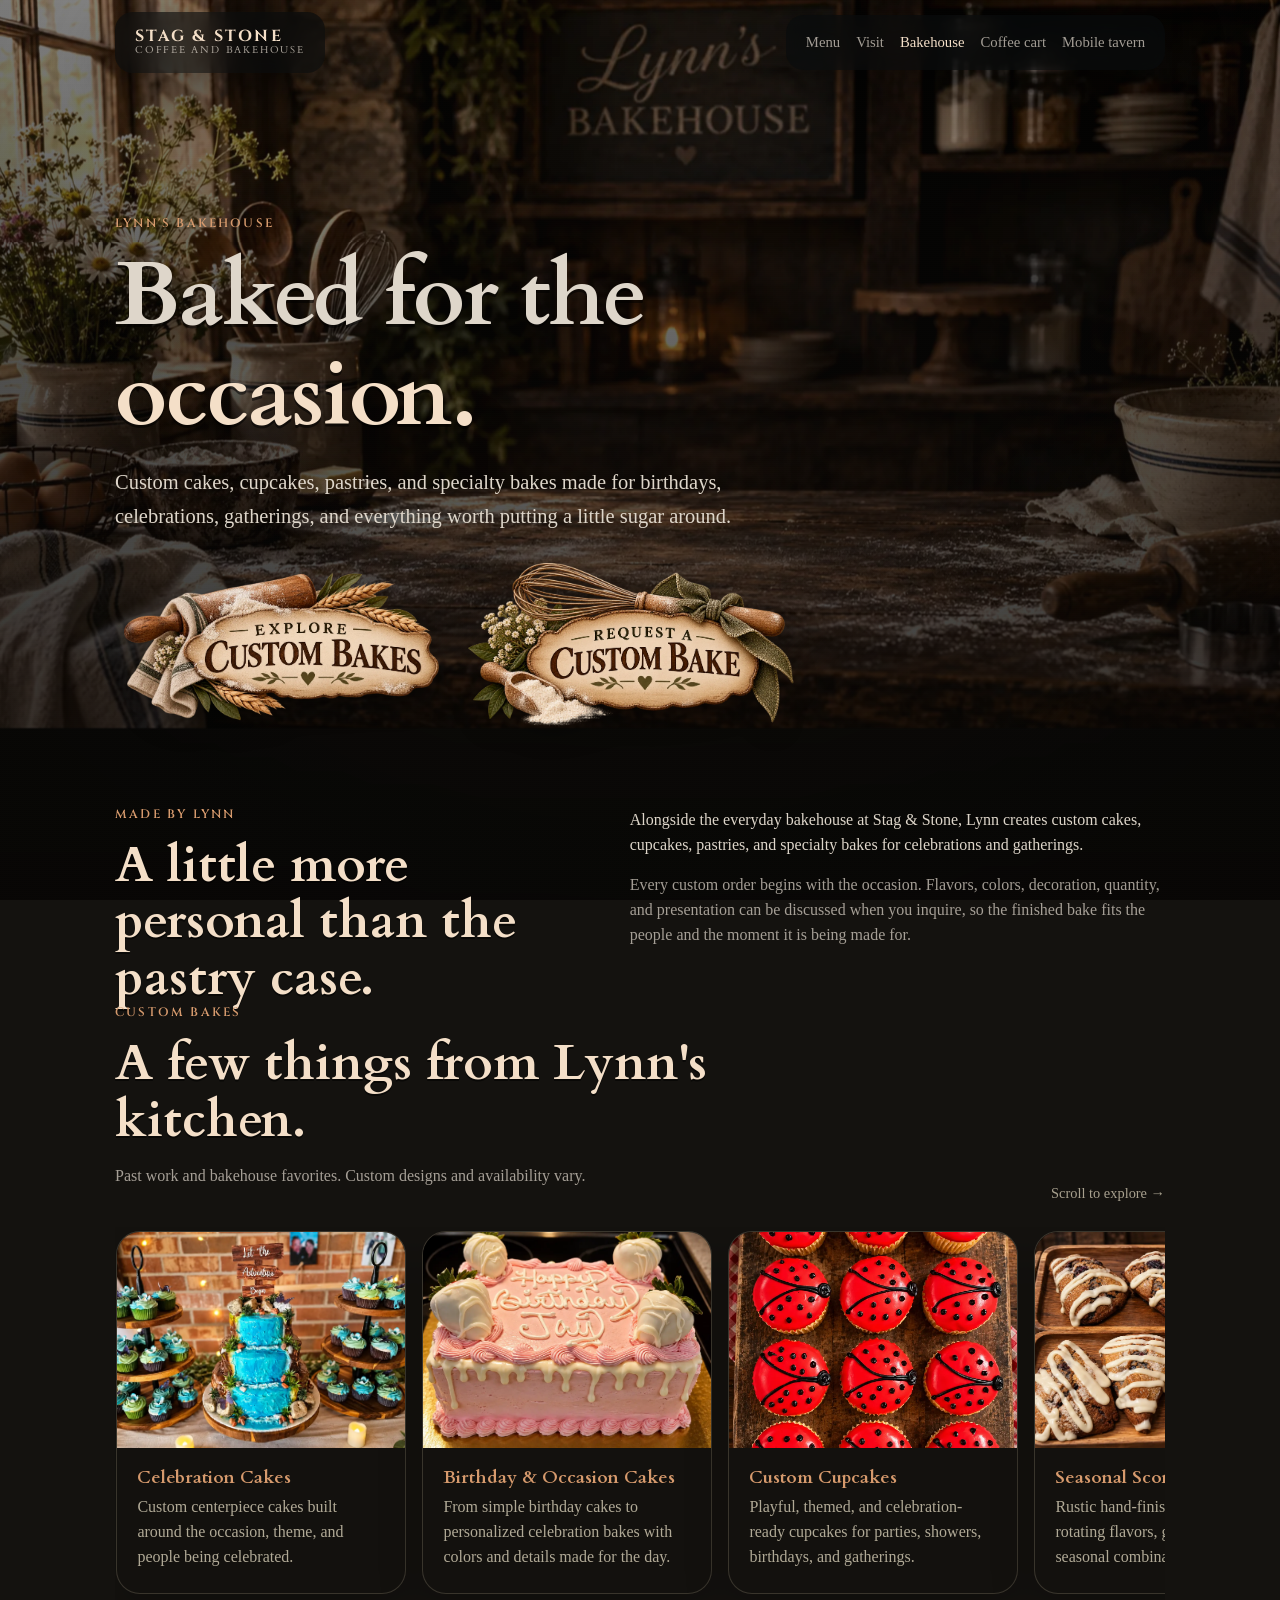
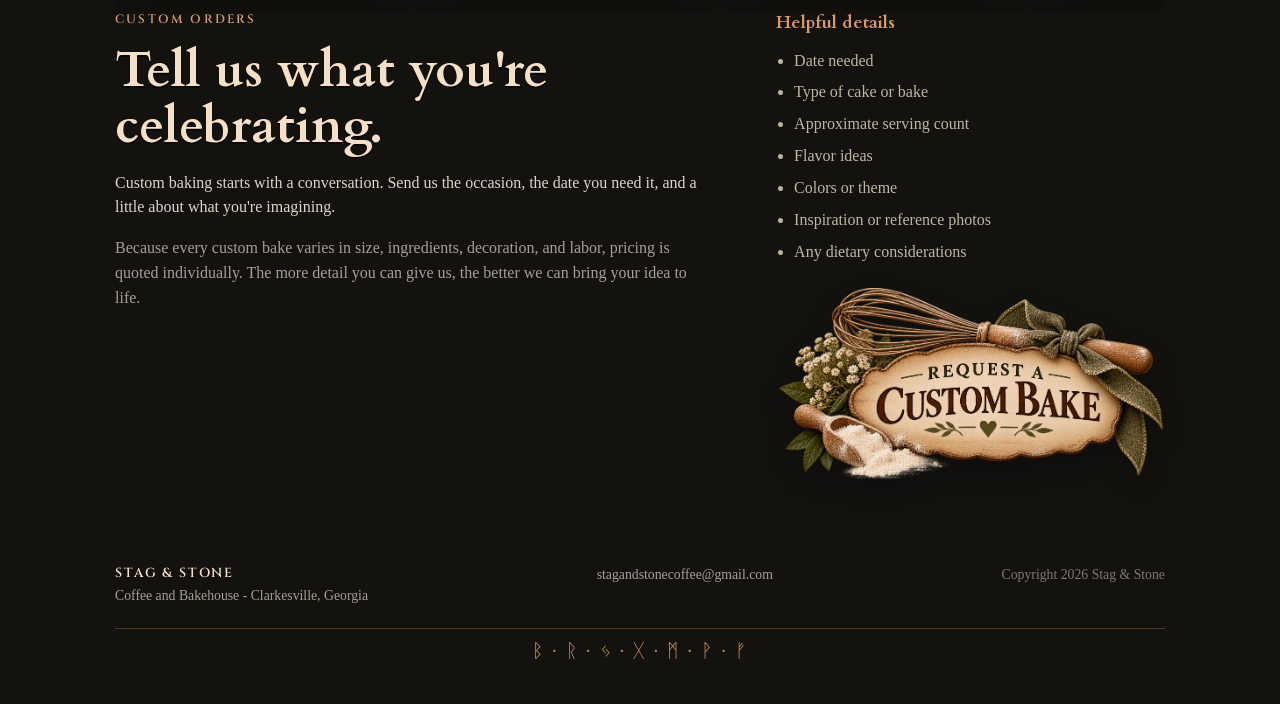
<file: bakehouse.html>
<!doctype html>
<html lang="en">
<head>
  <meta charset="utf-8" />

  <meta
    name="viewport"
    content="width=device-width, initial-scale=1, viewport-fit=cover"
  />

  <title>
    Lynn's Custom Bakes | Stag &amp; Stone Coffee and Bakehouse
  </title>

  <meta
    name="description"
    content="Explore custom cakes, cupcakes, scones, muffins, and specialty bakes from Lynn's Bakehouse at Stag & Stone Coffee and Bakehouse in Clarkesville, Georgia."
  />

  <meta name="theme-color" content="#14120f" />

  <link
    rel="canonical"
    href="https://stagandstonecoffee.com/bakehouse.html"
  />

  <link
    rel="icon"
    type="image/webp"
    href="stag-thumbs/favicon.webp"
  />

  <link
    rel="apple-touch-icon"
    href="stag-thumbs/icon-192.webp"
  />

  <link
    rel="manifest"
    href="manifest.webmanifest"
  />

  <link
    rel="preconnect"
    href="https://fonts.googleapis.com"
  />

  <link
    rel="preconnect"
    href="https://fonts.gstatic.com"
    crossorigin
  />

  <link
    href="https://fonts.googleapis.com/css2?family=Cinzel:wght@500;600;700&family=Cardo:wght@400;700&display=swap"
    rel="stylesheet"
  />

  <link
    rel="stylesheet"
    href="styles.css?v=7"
  />

  <style>

    /* =====================================================
       LYNN'S CUSTOM BAKES
       Page-specific styles
       ===================================================== */

    body.bakehouse-page {
      background: #14120f;
    }


    /* =====================================================
       DESKTOP HEADER — SPLIT PANELS
       ===================================================== */

    @media (min-width: 801px) {

      .bakehouse-page .site-header {
        padding: 0;

        background: transparent;

        backdrop-filter: none;
        -webkit-backdrop-filter: none;

        box-shadow: none;
      }


      .bakehouse-page .site-header .brand,
      .bakehouse-page .site-header .nav {
        min-height: 100%;

        padding:
          1rem
          1.25rem;

        border-radius:
          var(--radius);

        background:
          rgba(9, 12, 13, .64);

        backdrop-filter:
          blur(12px);

        -webkit-backdrop-filter:
          blur(12px);

        box-shadow:
          0 18px 60px
          rgba(0, 0, 0, .45);
      }


      .bakehouse-page .site-header .brand {
        flex: 0 0 auto;
      }


      .bakehouse-page .site-header .nav {
        align-items: center;

        margin-left: auto;
      }

    }


    /* =====================================================
       BACKGROUND
       ===================================================== */

    .bakehouse-page .page-bg {
      position: fixed;
      inset: 0;
      z-index: -3;

      background-image:
        url("assets/bakehouse-web-bg.webp");

      background-size: contain;
      background-position: center top;
      background-repeat: no-repeat;
    }


    .bakehouse-page .veil {
      position: fixed;
      inset: 0;
      z-index: -2;

      background:
        linear-gradient(
          180deg,
          rgba(10, 9, 7, .42) 0%,
          rgba(10, 9, 7, .62) 38%,
          rgba(10, 9, 7, .78) 100%
        );
    }


    /* =====================================================
       HERO
       ===================================================== */

    .bakehouse-hero {
      min-height: 78vh;

      display: flex;
      align-items: flex-end;

      padding-top: 9rem;
      padding-bottom: 5rem;
    }


    .bakehouse-hero-inner {
      width: min(760px, 100%);

      padding: clamp(1.5rem, 4vw, 3rem);

      border: 1px solid rgba(235, 222, 193, .22);
      border-radius: 28px;

      background:
        linear-gradient(
          145deg,
          rgba(21, 18, 14, .84),
          rgba(21, 18, 14, .62)
        );

      backdrop-filter: blur(8px);
      -webkit-backdrop-filter: blur(8px);

      box-shadow:
        0 24px 70px rgba(0, 0, 0, .28);
    }


    .bakehouse-hero h1 {
      margin:
        .4rem 0
        1.25rem;

      max-width: 700px;
    }


    .bakehouse-hero h1 em {
      display: block;
    }


    .bakehouse-hero-lede {
      max-width: 620px;

      margin: 0;

      font-size:
        clamp(1.08rem, 2vw, 1.28rem);

      line-height: 1.65;
    }


    /* =====================================================
       LYNN'S STICKER BUTTONS
       ===================================================== */

    .bakehouse-hero-actions {
      display: grid;

      grid-template-columns:
        repeat(2, minmax(0, 1fr));

      align-items: center;

      gap:
        clamp(.75rem, 2vw, 1.25rem);

      width: min(100%, 680px);

      margin-top: 1.8rem;
    }


    .bakehouse-sticker-button {
      display: flex;

      align-items: center;
      justify-content: center;

      width: 100%;

      padding: 0;
      margin: 0;

      border: 0;
      border-radius: 0;

      background: transparent;
      box-shadow: none;

      text-decoration: none;

      -webkit-tap-highlight-color:
        transparent;

      transition:
        transform .2s ease,
        filter .2s ease;
    }


    .bakehouse-sticker-button img {
      display: block;

      width: 100%;
      height: auto;

      object-fit: contain;

      filter:
        drop-shadow(
          0 10px 12px
          rgba(0, 0, 0, .28)
        );
    }


    .bakehouse-sticker-button:hover {
      transform:
        translateY(-3px)
        rotate(-.4deg);
    }


    .bakehouse-sticker-button:nth-child(2):hover {
      transform:
        translateY(-3px)
        rotate(.4deg);
    }


    .bakehouse-sticker-button:active {
      transform:
        translateY(0)
        scale(.975);
    }


    .bakehouse-sticker-button:focus-visible {
      outline:
        2px solid
        rgba(239, 220, 175, .9);

      outline-offset: 6px;

      border-radius: 12px;
    }


    .bakehouse-sticker-button-single {
      width: min(100%, 390px);

      margin-top: 1rem;
    }


    /* =====================================================
       INTRO
       ===================================================== */

    .custom-intro {
      display: grid;

      grid-template-columns:
        minmax(0, .9fr)
        minmax(0, 1.1fr);

      gap:
        clamp(2rem, 6vw, 6rem);

      align-items: start;
    }


    .custom-intro-copy {
      max-width: 680px;
    }


    .custom-intro-copy p:first-child {
      margin-top: 0;
    }


    /* =====================================================
       PORTFOLIO / CAROUSEL
       ===================================================== */

    .bakes-showcase {
      overflow: hidden;
    }


    .bakes-heading {
      display: flex;

      align-items: end;
      justify-content: space-between;

      gap: 2rem;

      margin-bottom: 1.4rem;
    }


    .bakes-heading-copy {
      max-width: 680px;
    }


    .bakes-heading-copy h2 {
      margin-bottom: .7rem;
    }


    .swipe-hint {
      margin: 0;

      color:
        rgba(239, 228, 204, .68);

      font-size: .9rem;

      white-space: nowrap;
    }

    .mobile-hint {
      display: none;
    }


    .bakes-track {
      display: grid;

      grid-auto-flow: column;

      grid-auto-columns:
        minmax(290px, 31%);

      gap: 1rem;

      overflow-x: auto;
      overflow-y: hidden;

      padding:
        .25rem
        .1rem
        1.2rem;

      scroll-snap-type:
        x mandatory;

      scrollbar-width: thin;

      overscroll-behavior-inline:
        contain;

      -webkit-overflow-scrolling:
        touch;
    }


    .bakes-track::-webkit-scrollbar {
      height: 7px;
    }


    .bakes-track::-webkit-scrollbar-thumb {
      border-radius: 999px;

      background:
        rgba(226, 210, 176, .28);
    }


    .bake-card {
      scroll-snap-align: start;

      overflow: hidden;

      border:
        1px solid
        rgba(231, 216, 183, .18);

      border-radius: 24px;

      background:
        rgba(20, 18, 15, .84);

      box-shadow:
        0 16px 44px
        rgba(0, 0, 0, .22);
    }


    .bake-card-image {
      position: relative;

      aspect-ratio: 4 / 3;

      overflow: hidden;
    }


    .bake-card-image img {
      display: block;

      width: 100%;
      height: 100%;

      object-fit: cover;

      transition:
        transform .45s ease;
    }


    .bake-card:hover
    .bake-card-image img {
      transform: scale(1.025);
    }


    .bake-card-copy {
      padding:
        1.25rem
        1.3rem
        1.45rem;
    }


    .bake-card-copy h3 {
      margin:
        0
        0
        .45rem;
    }


    .bake-card-copy p {
      margin: 0;

      color:
        rgba(239, 228, 204, .72);

      line-height: 1.55;
    }


    /* =====================================================
       CUSTOM ORDER
       ===================================================== */

    .custom-order {
      display: grid;

      grid-template-columns:
        minmax(0, 1.05fr)
        minmax(280px, .7fr);

      gap:
        clamp(2rem, 6vw, 6rem);

      align-items: start;
    }


    .custom-order-copy {
      max-width: 700px;
    }


    .custom-order-copy h2 {
      margin-bottom: 1rem;
    }


    .order-card {
      padding:
        clamp(1.5rem, 3vw, 2.2rem);

      border:
        1px solid
        rgba(231, 216, 183, .22);

      border-radius: 24px;

      background:
        rgba(18, 17, 14, .82);

      backdrop-filter: blur(7px);
      -webkit-backdrop-filter: blur(7px);
    }


    .order-card h3 {
      margin-top: 0;
    }


    .order-card ul {
      margin:
        1rem 0
        1.5rem;

      padding-left: 1.15rem;
    }


    .order-card li {
      margin-bottom: .55rem;

      color:
        rgba(239, 228, 204, .78);

      line-height: 1.45;
    }


    /* =====================================================
       TABLET
       ===================================================== */

    @media (max-width: 900px) {

      .custom-intro,
      .custom-order {
        grid-template-columns: 1fr;
      }


      .bakes-track {
        grid-auto-columns:
          minmax(280px, 46%);
      }

    }


    /* =====================================================
       MOBILE
       ===================================================== */

    @media (max-width: 540px) {

      .bakehouse-page .page-bg {
        background-image:
          url("assets/bakehouse-mobile-bg.webp");

        background-position:
          center top;
      }


      .bakehouse-page .veil {
        background:
          linear-gradient(
            180deg,
            rgba(10, 9, 7, .30) 0%,
            rgba(10, 9, 7, .62) 34%,
            rgba(10, 9, 7, .82) 100%
          );
      }


      /*
        Give Lynn's page a little more breathing room
        on narrow screens.
      */

      .bakehouse-page .section-shell {
        width:
          calc(100% - 2.5rem);

        margin-left: auto;
        margin-right: auto;
      }


      .bakehouse-hero {
        min-height:
          88svh;

        align-items:
          flex-end;

        padding-top:
          7rem;

        padding-bottom:
          2rem;
      }


      .bakehouse-hero-inner {
        padding:
          1.35rem;

        border-radius:
          22px;

        background:
          rgba(20, 18, 15, .74);
      }


      .bakehouse-hero-actions {
        grid-template-columns:
          1fr;

        width: 100%;

        gap: .15rem;

        margin-top: 1.25rem;
      }


      .bakehouse-sticker-button {
        width:
          min(100%, 300px);

        margin-inline: auto;
      }


      .bakehouse-sticker-button img {
        width: 100%;
      }


      .bakehouse-sticker-button-single {
        width:
          min(100%, 300px);
      }


      .custom-intro,
      .custom-order,
      .bakes-showcase {
        padding-left: .35rem;
        padding-right: .35rem;
      }


      .bakes-heading {
        display: block;
      }


      .swipe-hint {
        margin-top: .65rem;
      }

      .desktop-hint {
        display: none;
      }

      .mobile-hint {
        display: inline;
      }


      .bakes-track {
        grid-auto-columns:
          86%;

        gap: .8rem;

        margin-right:
          calc(
            -1 *
            var(--page-pad, 1rem)
          );

        padding-right: 14%;
      }


      .bake-card {
        border-radius: 20px;
      }


      .bake-card-copy {
        padding:
          1.05rem
          1.1rem
          1.25rem;
      }


      .order-card {
        border-radius: 20px;
      }


      .order-card
      .bakehouse-sticker-button-single {
        margin-left: auto;
        margin-right: auto;
      }

    }


    /* =====================================================
       REDUCED MOTION
       ===================================================== */

    @media (
      prefers-reduced-motion:
      reduce
    ) {

      .bake-card-image img,
      .bakehouse-sticker-button {
        transition: none;
      }

    }

  </style>

</head>


<body class="bakehouse-page">


  <!-- Background -->

  <div
    class="page-bg"
    aria-hidden="true"
  ></div>

  <div
    class="veil"
    aria-hidden="true"
  ></div>


  <!-- Floating dust -->

  <div
    class="dust"
    aria-hidden="true"
  >

    <span></span>
    <span></span>
    <span></span>
    <span></span>
    <span></span>
    <span></span>
    <span></span>
    <span></span>
    <span></span>
    <span></span>
    <span></span>
    <span></span>

  </div>


  <!-- =====================================================
       HEADER
       ===================================================== -->

  <header class="site-header">

    <a
      class="brand"
      href="index.html"
      aria-label="Stag and Stone home"
    >

      <span class="brand-name">
        Stag &amp; Stone
      </span>

      <span class="brand-sub">
        Coffee and Bakehouse
      </span>

    </a>


    <nav
      class="nav"
      aria-label="Primary navigation"
    >

      <a href="menu.html">
        Menu
      </a>

      <a href="index.html#visit">
        Visit
      </a>

      <a
        href="bakehouse.html"
        aria-current="page"
      >
        Bakehouse
      </a>

      <a href="coffee-cart.html">
        Coffee cart
      </a>

      <a href="mobile-tavern.html">
        Mobile tavern
      </a>

    </nav>

    <details class="mobile-site-nav">
      <summary aria-label="Toggle site navigation">
        <span class="mobile-nav-bars" aria-hidden="true">
          <span></span><span></span><span></span>
        </span>
      </summary>
      <nav class="mobile-site-nav-links" aria-label="Mobile navigation">
        <a href="menu.html">Menu</a>
        <a href="index.html#visit">Visit</a>
        <a href="bakehouse.html" aria-current="page">Bakehouse</a>
        <a href="coffee-cart.html">Coffee Cart</a>
        <a href="mobile-tavern.html">Mobile Tavern</a>
      </nav>
    </details>

  </header>


  <!-- =====================================================
       MAIN
       ===================================================== -->

  <main id="top">


    <!-- =====================================================
         HERO
         ===================================================== -->

    <section
      class="section-shell bakehouse-hero"
    >

      <div class="bakehouse-hero-inner">

        <p class="eyebrow">
          Lynn's Bakehouse
        </p>

        <h1>
          Baked for the
          <em>occasion.</em>
        </h1>

        <p class="bakehouse-hero-lede">
          Custom cakes, cupcakes, pastries, and
          specialty bakes made for birthdays,
          celebrations, gatherings, and everything
          worth putting a little sugar around.
        </p>


        <div class="bakehouse-hero-actions">

          <a
            class="bakehouse-sticker-button"
            href="#custom-bakes"
            aria-label="Explore custom bakes"
          >

            <img
              src="stag-buttons/explore-bakes.webp"
              alt="Explore custom bakes"
            />

          </a>


          <a
            class="bakehouse-sticker-button"
            href="#order"
            aria-label="Request a custom bake"
          >

            <img
              src="stag-buttons/request-bake.webp"
              alt="Request a custom bake"
            />

          </a>

        </div>

      </div>

    </section>


    <!-- =====================================================
         INTRO
         ===================================================== -->

    <section
      class="section-shell custom-intro"
    >

      <div class="section-heading">

        <p class="eyebrow">
          Made by Lynn
        </p>

        <h2>
          A little more personal than the pastry case.
        </h2>

      </div>


      <div class="custom-intro-copy">

        <p>
          Alongside the everyday bakehouse at
          Stag &amp; Stone, Lynn creates custom
          cakes, cupcakes, pastries, and specialty
          bakes for celebrations and gatherings.
        </p>

        <p class="muted">
          Every custom order begins with the occasion.
          Flavors, colors, decoration, quantity, and
          presentation can be discussed when you
          inquire, so the finished bake fits the
          people and the moment it is being made for.
        </p>

      </div>

    </section>


    <!-- =====================================================
         CUSTOM BAKES SHOWCASE
         ===================================================== -->

    <section
      class="section-shell bakes-showcase"
      id="custom-bakes"
    >

      <div class="bakes-heading">

        <div class="bakes-heading-copy">

          <p class="eyebrow">
            Custom bakes
          </p>

          <h2>
            A few things from Lynn's kitchen.
          </h2>

          <p class="muted">
            Past work and bakehouse favorites.
            Custom designs and availability vary.
          </p>

        </div>


        <p
          class="swipe-hint"
          aria-hidden="true"
        >
          <span class="desktop-hint">Scroll to explore →</span>
          <span class="mobile-hint">Swipe to explore →</span>
        </p>

      </div>


      <div
        class="bakes-track"
        aria-label="Lynn's custom bakes"
      >


        <!-- Waterfall cake -->

        <article class="bake-card">

          <div class="bake-card-image">

            <img
              src="stag-food/waterfall-cake.webp"
              alt="Custom waterfall celebration cake with matching cupcakes"
              loading="lazy"
            />

          </div>

          <div class="bake-card-copy">

            <h3>
              Celebration Cakes
            </h3>

            <p>
              Custom centerpiece cakes built around
              the occasion, theme, and people being
              celebrated.
            </p>

          </div>

        </article>


        <!-- Pink birthday cake -->

        <article class="bake-card">

          <div class="bake-card-image">

            <img
              src="stag-food/pink-cake.webp"
              alt="Pink custom birthday cake with white chocolate strawberries"
              loading="lazy"
            />

          </div>

          <div class="bake-card-copy">

            <h3>
              Birthday &amp; Occasion Cakes
            </h3>

            <p>
              From simple birthday cakes to
              personalized celebration bakes with
              colors and details made for the day.
            </p>

          </div>

        </article>


        <!-- Ladybug cupcakes -->

        <article class="bake-card">

          <div class="bake-card-image">

            <img
              src="stag-food/ladybug-cc.webp"
              alt="Custom red ladybug cupcakes"
              loading="lazy"
            />

          </div>

          <div class="bake-card-copy">

            <h3>
              Custom Cupcakes
            </h3>

            <p>
              Playful, themed, and celebration-ready
              cupcakes for parties, showers, birthdays,
              and gatherings.
            </p>

          </div>

        </article>


        <!-- Scones -->

        <article class="bake-card">

          <div class="bake-card-image">

            <img
              src="stag-food/Scones.webp"
              alt="Rustic glazed scones"
              loading="lazy"
            />

          </div>

          <div class="bake-card-copy">

            <h3>
              Seasonal Scones
            </h3>

            <p>
              Rustic hand-finished scones with
              rotating flavors, glazes, fruits,
              and seasonal combinations.
            </p>

          </div>

        </article>


        <!-- Lemon berry -->

        <article class="bake-card">

          <div class="bake-card-image">

            <img
              src="stag-food/lemon-berry.webp"
              alt="Glazed lemon berry scones"
              loading="lazy"
            />

          </div>

          <div class="bake-card-copy">

            <h3>
              Specialty Bakes
            </h3>

            <p>
              Small-batch flavors and seasonal
              creations that move beyond the
              everyday pastry case.
            </p>

          </div>

        </article>


        <!-- Blueberry muffins -->

        <article class="bake-card">

          <div class="bake-card-image">

            <img
              src="stag-food/bb-muffin.webp"
              alt="Rustic blueberry muffins"
              loading="lazy"
            />

          </div>

          <div class="bake-card-copy">

            <h3>
              Bakery Muffins
            </h3>

            <p>
              Generous bakery-style muffins for
              gatherings, breakfast tables, and
              special orders.
            </p>

          </div>

        </article>


      </div>

    </section>


    <!-- =====================================================
         CUSTOM ORDER
         ===================================================== -->

    <section
      class="section-shell custom-order"
      id="order"
    >

      <div class="custom-order-copy">

        <p class="eyebrow">
          Custom orders
        </p>

        <h2>
          Tell us what you're celebrating.
        </h2>

        <p>
          Custom baking starts with a conversation.
          Send us the occasion, the date you need it,
          and a little about what you're imagining.
        </p>

        <p class="muted">
          Because every custom bake varies in size,
          ingredients, decoration, and labor, pricing
          is quoted individually. The more detail you
          can give us, the better we can bring your
          idea to life.
        </p>

      </div>


      <aside class="order-card">

        <h3>
          Helpful details
        </h3>

        <ul>

          <li>
            Date needed
          </li>

          <li>
            Type of cake or bake
          </li>

          <li>
            Approximate serving count
          </li>

          <li>
            Flavor ideas
          </li>

          <li>
            Colors or theme
          </li>

          <li>
            Inspiration or reference photos
          </li>

          <li>
            Any dietary considerations
          </li>

        </ul>


        <a
          class="bakehouse-sticker-button bakehouse-sticker-button-single"
          href="mailto:stagandstonecoffee@gmail.com?subject=Lynn%27s%20Custom%20Bake%20Inquiry&amp;body=Hi%20Lynn%27s%20Bakehouse%2C%0A%0AI%27d%20like%20to%20ask%20about%20a%20custom%20bake.%0A%0ADate%20needed%3A%0AType%20of%20bake%3A%0AServing%20count%3A%0AFlavor%20ideas%3A%0AColors%20or%20theme%3A%0ADietary%20considerations%3A%0A%0AAnything%20else%3A"
          aria-label="Request a custom bake"
        >

          <img
            src="stag-buttons/request-bake.webp"
            alt="Request a custom bake"
            loading="lazy"
          />

        </a>

      </aside>

    </section>


  </main>


  <!-- =====================================================
       FOOTER
       ===================================================== -->

  <footer class="site-footer">

    <div>

      <span class="footer-brand">
        STAG &amp; STONE
      </span>

      <span class="footer-sub">
        Coffee and Bakehouse - Clarkesville, Georgia
      </span>

    </div>


    <a
      href="mailto:stagandstonecoffee@gmail.com"
    >
      stagandstonecoffee@gmail.com
    </a>


    <span class="copyright">
      Copyright
      <span id="year"></span>
      Stag &amp; Stone
    </span>

  </footer>


  <!-- =====================================================
       JS
       ===================================================== -->

  <script>

    document.getElementById(
      "year"
    ).textContent =
      new Date().getFullYear();

  </script>


  <script src="site-refresh.js?v=20261031-hearth2"></script>
</body>
</html>
</file>
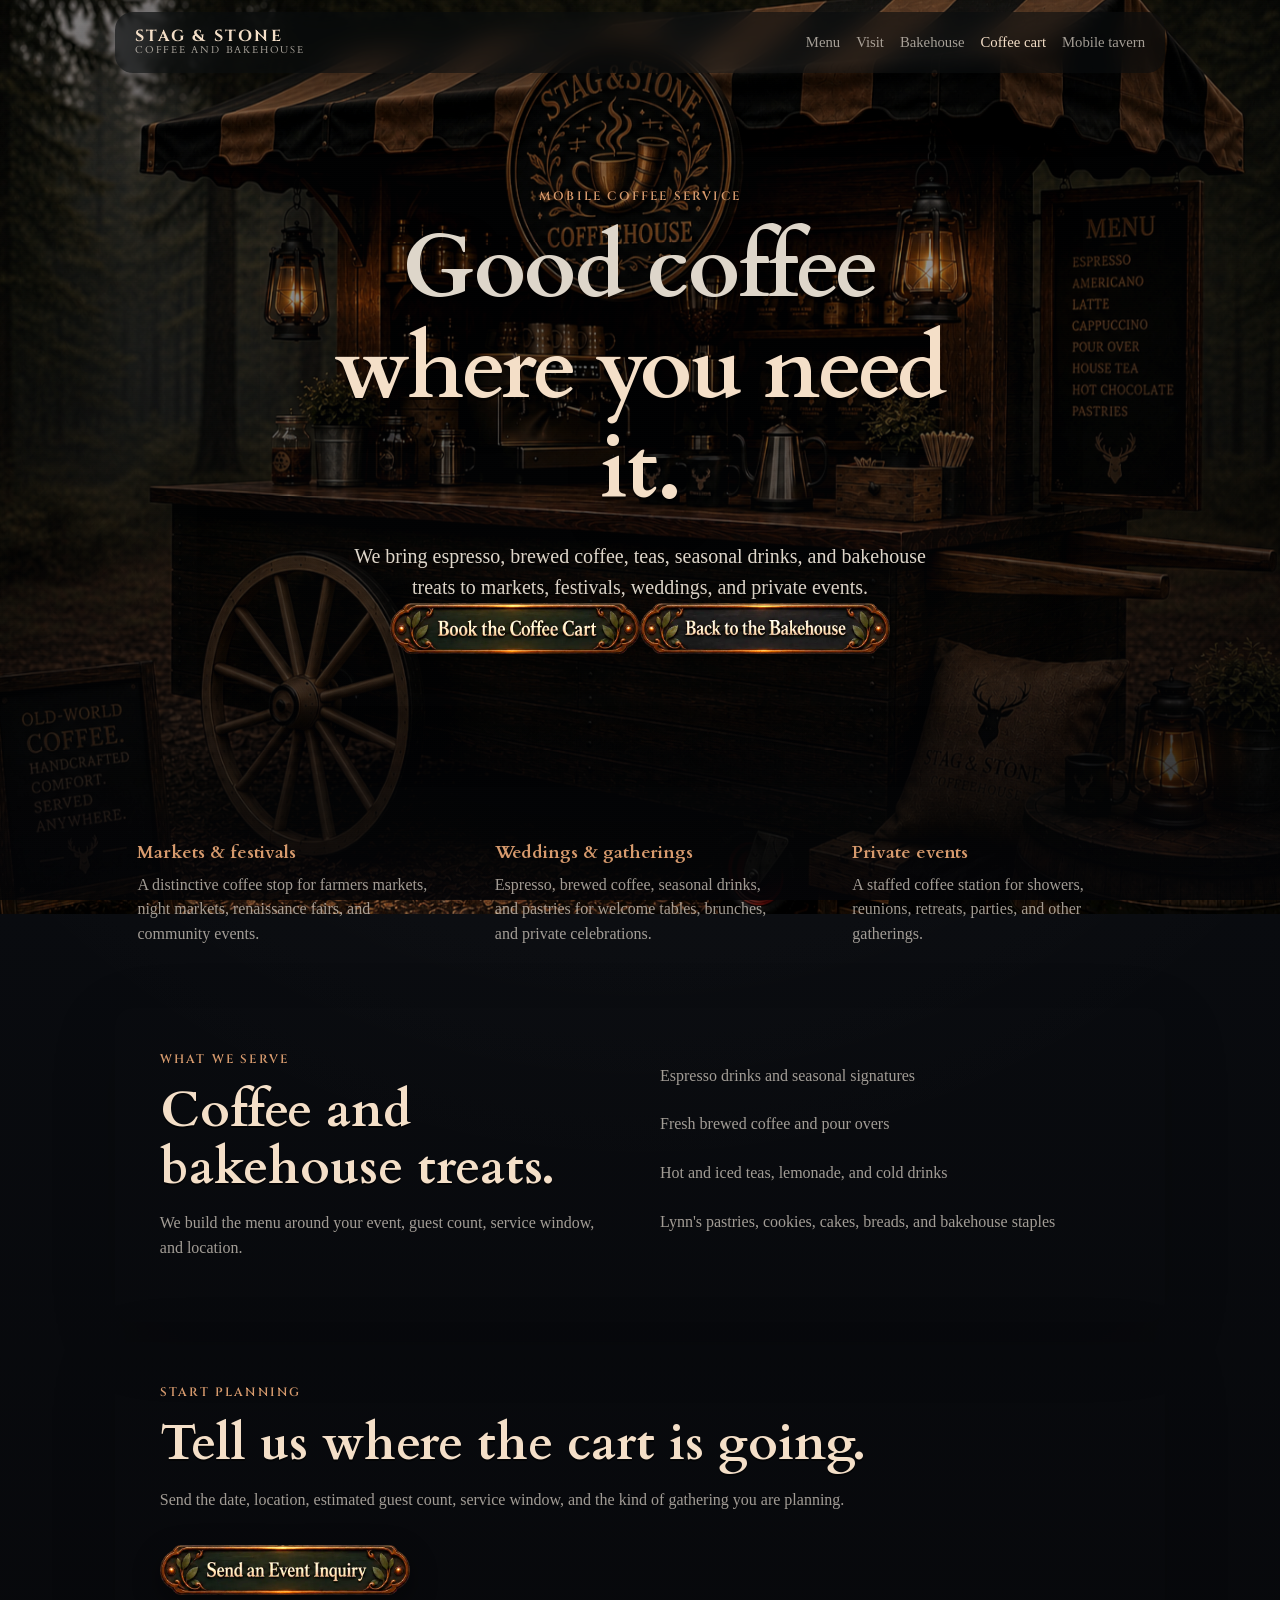
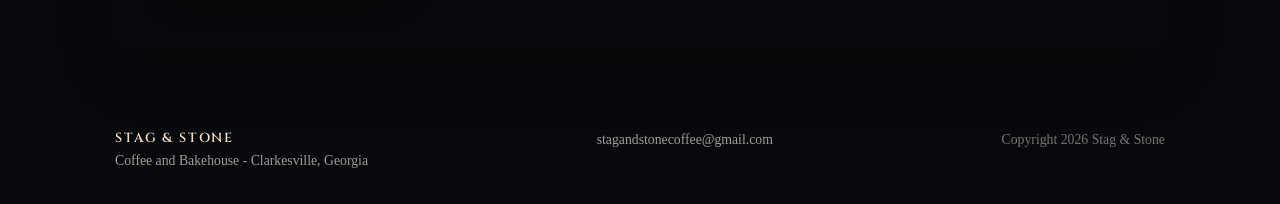
<file: coffee-cart.html>
<!doctype html>
<html lang="en">
<head>
  <meta charset="utf-8" />
  <meta name="viewport" content="width=device-width, initial-scale=1, viewport-fit=cover" />
  <title>Coffee Cart Events | Stag &amp; Stone</title>
  <meta name="description" content="Bring Stag & Stone Coffee and Bakehouse to markets, festivals, weddings, and private gatherings with our mobile coffee cart." />
  <meta name="theme-color" content="#14120f" />
  <link rel="canonical" href="https://stagandstonecoffee.com/coffee-cart.html" />
  <link rel="icon" type="image/webp" href="stag-thumbs/favicon.webp" />
  <link rel="apple-touch-icon" href="stag-thumbs/icon-192.webp" />
  <link rel="manifest" href="manifest.webmanifest" />
  <link rel="stylesheet" href="styles.css?v=9" />
  <link rel="preconnect" href="https://fonts.googleapis.com" />
  <link rel="preconnect" href="https://fonts.gstatic.com" crossorigin />
  <link href="https://fonts.googleapis.com/css2?family=Cinzel:wght@500;600;700&family=Cardo:wght@400;700&display=swap" rel="stylesheet" />
</head>
<body class="service-page cart-page">
  <!-- Responsive, on-demand WebP: preserve original PNGs as browser fallbacks. -->
  <div class="page-bg" aria-hidden="true">
    <picture class="cart-background-picture">
      <source
        media="(max-width: 700px)"
        srcset="https://wsrv.nl/?url=stagandstonecoffee.com%2Fassets%2Fcoffee-mobile-bg.png&amp;w=1200&amp;output=webp&amp;q=78&amp;we&amp;default=1"
        type="image/webp"
      />
      <img
        src="https://wsrv.nl/?url=stagandstonecoffee.com%2Fassets%2Fcoffee-bg.png&amp;w=1800&amp;output=webp&amp;q=78&amp;we&amp;default=1"
        alt=""
        decoding="async"
        fetchpriority="high"
        referrerpolicy="no-referrer"
        onerror="this.onerror=null; this.parentElement.querySelectorAll('source').forEach(source => source.remove()); this.src=window.matchMedia('(max-width: 700px)').matches ? 'assets/coffee-mobile-bg.png' : 'assets/coffee-bg.png';"
      />
    </picture>
  </div>
  <noscript>
    <style>
      .cart-page .page-bg .cart-background-picture { display: none; }
      .cart-page .page-bg { background-image: url("assets/coffee-bg.png") !important; }
      @media (max-width: 700px) {
        .cart-page .page-bg { background-image: url("assets/coffee-mobile-bg.png") !important; }
      }
    </style>
  </noscript>
  <div class="veil" aria-hidden="true"></div>
  <div class="dust" aria-hidden="true">
    <span></span><span></span><span></span><span></span>
    <span></span><span></span><span></span><span></span>
    <span></span><span></span><span></span><span></span>
  </div>
  <header class="site-header">
    <a class="brand" href="index.html" aria-label="Stag and Stone home"><span class="brand-name">Stag &amp; Stone</span><span class="brand-sub">Coffee and Bakehouse</span></a>
    <nav class="nav" aria-label="Primary navigation"><a href="menu.html">Menu</a><a href="index.html#visit">Visit</a><a href="bakehouse.html">Bakehouse</a><a href="coffee-cart.html" aria-current="page">Coffee cart</a><a href="mobile-tavern.html">Mobile tavern</a></nav>

    <details class="mobile-site-nav">
      <summary aria-label="Toggle site navigation">
        <span class="mobile-nav-bars" aria-hidden="true">
          <span></span><span></span><span></span>
        </span>
      </summary>
      <nav class="mobile-site-nav-links" aria-label="Mobile navigation">
        <a href="menu.html">Menu</a>
        <a href="index.html#visit">Visit</a>
        <a href="bakehouse.html">Bakehouse</a>
        <a href="coffee-cart.html" aria-current="page">Coffee Cart</a>
        <a href="mobile-tavern.html">Mobile Tavern</a>
      </nav>
    </details>
  </header>
  <main>
    <section class="section-shell service-hero">
      <div class="service-hero-copy">
        <p class="eyebrow">Mobile coffee service</p><h1>Good coffee<br /><em>where you need it.</em></h1><p class="hero-lede">We bring espresso, brewed coffee, teas, seasonal drinks, and bakehouse treats to markets, festivals, weddings, and private events.</p>
        <div class="hero-actions"><a class="image-button" href="mailto:stagandstonecoffee@gmail.com?subject=Stag%20%26%20Stone%20Coffee%20Cart%20Inquiry"><img src="stag-buttons/book-coffee-cart.webp" alt="Book the coffee cart" /></a><a class="image-button" href="index.html"><img src="stag-buttons/back-to-bakehouse.webp" alt="Back to the bakehouse" /></a></div>
      </div>
    </section>
    <section class="section-shell service-grid" aria-label="Coffee cart services"><article class="service-card"><h3>Markets &amp; festivals</h3><p>A distinctive coffee stop for farmers markets, night markets, renaissance fairs, and community events.</p></article><article class="service-card"><h3>Weddings &amp; gatherings</h3><p>Espresso, brewed coffee, seasonal drinks, and pastries for welcome tables, brunches, and private celebrations.</p></article><article class="service-card"><h3>Private events</h3><p>A staffed coffee station for showers, reunions, retreats, parties, and other gatherings.</p></article></section>
    <section class="section-shell service-section"><div class="service-columns"><div><p class="eyebrow">What we serve</p><h2>Coffee and bakehouse treats.</h2><p class="muted">We build the menu around your event, guest count, service window, and location.</p></div><ul class="service-list"><li>Espresso drinks and seasonal signatures</li><li>Fresh brewed coffee and pour overs</li><li>Hot and iced teas, lemonade, and cold drinks</li><li>Lynn's pastries, cookies, cakes, breads, and bakehouse staples</li></ul></div></section>
    <section class="section-shell service-section"><p class="eyebrow">Start planning</p><h2>Tell us where the cart is going.</h2><p class="muted">Send the date, location, estimated guest count, service window, and the kind of gathering you are planning.</p><a class="image-button image-button-inline" href="mailto:stagandstonecoffee@gmail.com?subject=Stag%20%26%20Stone%20Coffee%20Cart%20Inquiry"><img src="stag-buttons/send-event-inquiry.webp" alt="Send an event inquiry" /></a></section>
  </main>
  <footer class="site-footer"><div><span class="footer-brand">STAG &amp; STONE</span><span class="footer-sub">Coffee and Bakehouse - Clarkesville, Georgia</span></div><a href="mailto:stagandstonecoffee@gmail.com">stagandstonecoffee@gmail.com</a><span class="copyright">Copyright <span id="year"></span> Stag &amp; Stone</span></footer>
  <script>document.getElementById('year').textContent = new Date().getFullYear();</script>
  <script src="site-refresh.js?v=3"></script>
</body>
</html>
</file>
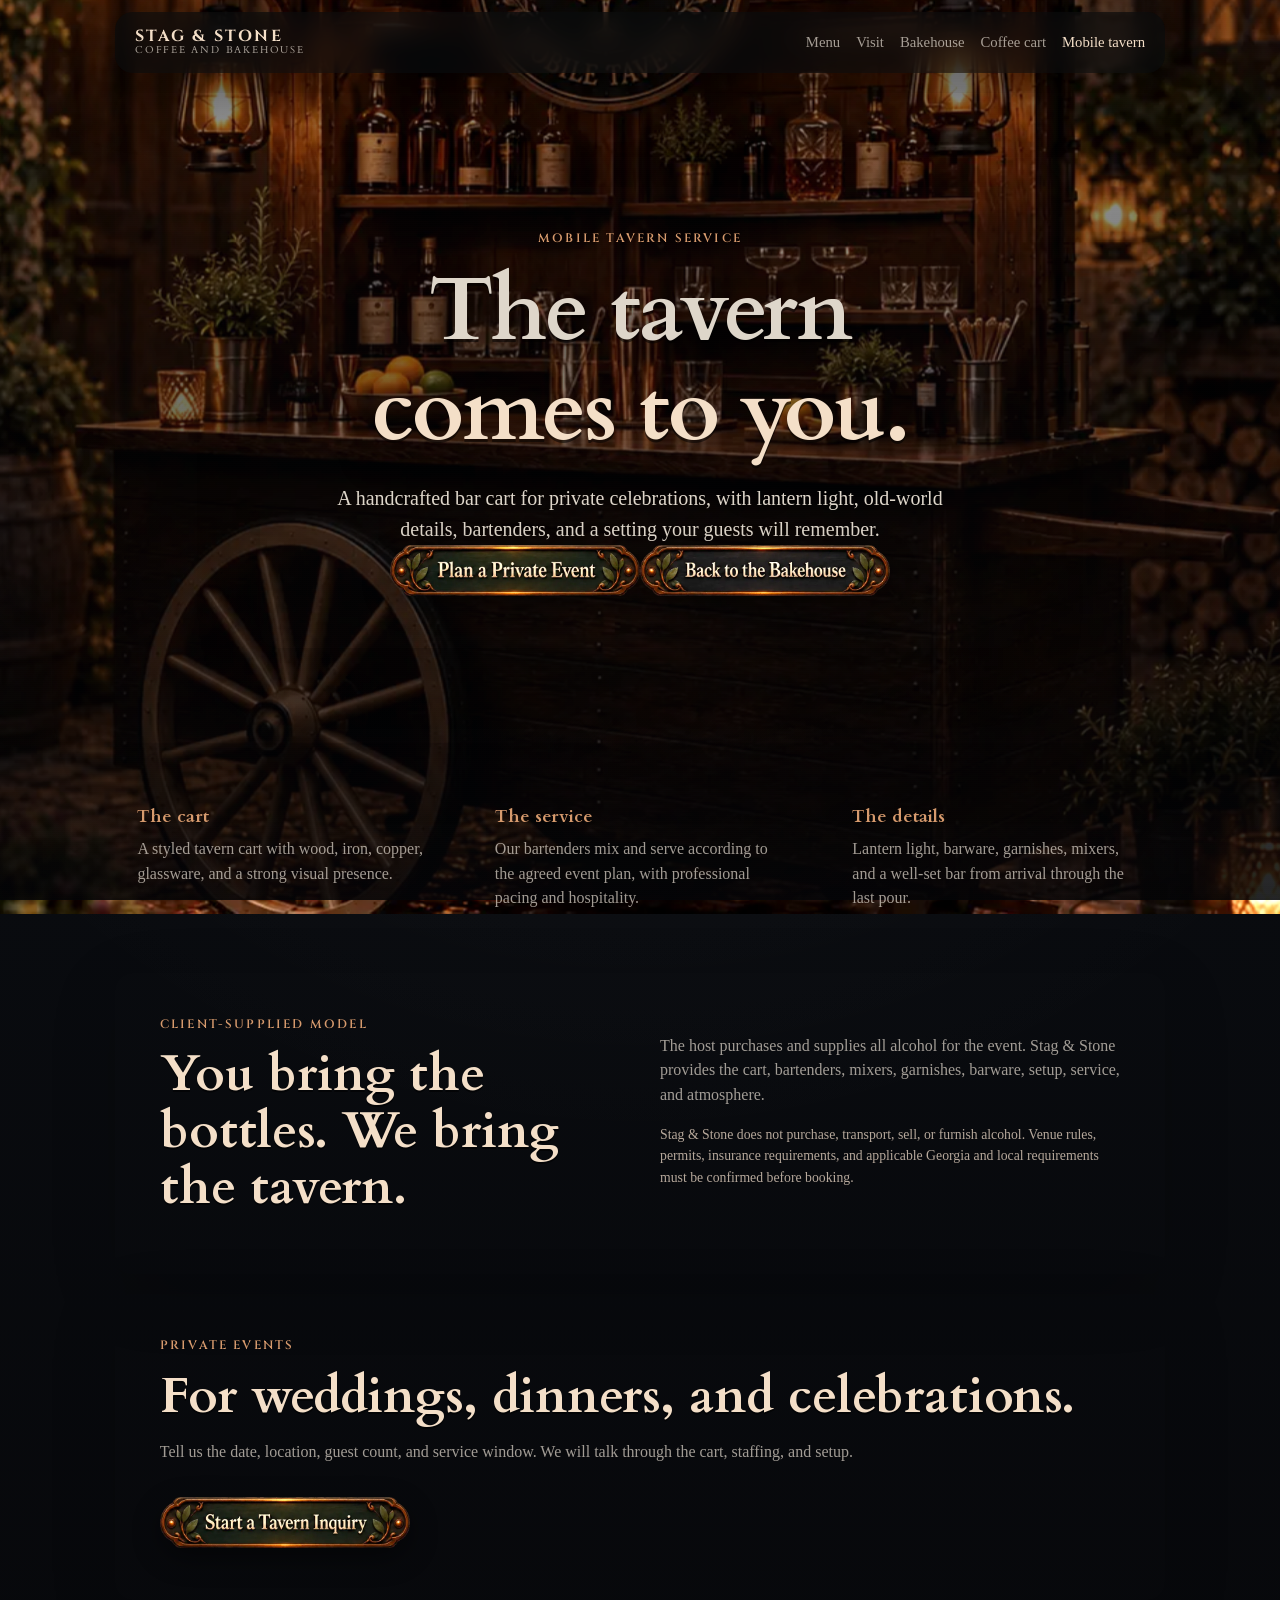
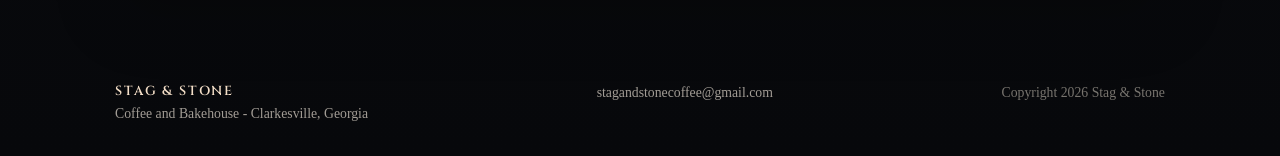
<file: mobile-tavern.html>
<!doctype html>
<html lang="en">
<head>
  <meta charset="utf-8" />
  <meta name="viewport" content="width=device-width, initial-scale=1, viewport-fit=cover" />
  <title>Mobile Tavern Events | Stag &amp; Stone</title>
  <meta name="description" content="A client-supplied mobile tavern experience from Stag & Stone: cart, barware, mixers, garnishes, bartenders, and old-world atmosphere for private events." />
  <meta name="theme-color" content="#14120f" />
  <link rel="canonical" href="https://stagandstonecoffee.com/mobile-tavern.html" />
  <link rel="icon" type="image/webp" href="stag-thumbs/favicon.webp" />
  <link rel="apple-touch-icon" href="stag-thumbs/icon-192.webp" />
  <link rel="manifest" href="manifest.webmanifest" />
  <link rel="stylesheet" href="styles.css?v=7" />
  <link rel="preconnect" href="https://fonts.googleapis.com" />
  <link rel="preconnect" href="https://fonts.gstatic.com" crossorigin />
  <link href="https://fonts.googleapis.com/css2?family=Cinzel:wght@500;600;700&family=Cardo:wght@400;700&display=swap" rel="stylesheet" />
</head>
<body class="service-page tavern-page">
  <div class="page-bg" aria-hidden="true"></div>
  <div class="veil" aria-hidden="true"></div>
  <div class="dust" aria-hidden="true">
    <span></span><span></span><span></span><span></span>
    <span></span><span></span><span></span><span></span>
    <span></span><span></span><span></span><span></span>
  </div>
  <header class="site-header">
    <a class="brand" href="index.html" aria-label="Stag and Stone home"><span class="brand-name">Stag &amp; Stone</span><span class="brand-sub">Coffee and Bakehouse</span></a>
    <nav class="nav" aria-label="Primary navigation"><a href="menu.html">Menu</a><a href="index.html#visit">Visit</a><a href="bakehouse.html">Bakehouse</a><a href="coffee-cart.html">Coffee cart</a><a href="mobile-tavern.html" aria-current="page">Mobile tavern</a></nav>

    <details class="mobile-site-nav">
      <summary aria-label="Toggle site navigation">
        <span class="mobile-nav-bars" aria-hidden="true">
          <span></span><span></span><span></span>
        </span>
      </summary>
      <nav class="mobile-site-nav-links" aria-label="Mobile navigation">
        <a href="menu.html">Menu</a>
        <a href="index.html#visit">Visit</a>
        <a href="bakehouse.html">Bakehouse</a>
        <a href="coffee-cart.html">Coffee Cart</a>
        <a href="mobile-tavern.html" aria-current="page">Mobile Tavern</a>
      </nav>
    </details>
  </header>
  <main>
    <section class="tavern-stage">
      <div class="section-shell service-hero-copy">
        <p class="eyebrow">Mobile tavern service</p><h1>The tavern<br /><em>comes to you.</em></h1><p class="hero-lede">A handcrafted bar cart for private celebrations, with lantern light, old-world details, bartenders, and a setting your guests will remember.</p>
        <div class="hero-actions"><a class="image-button" href="mailto:stagandstonecoffee@gmail.com?subject=Stag%20%26%20Stone%20Mobile%20Tavern%20Inquiry"><img src="stag-buttons/plan-private-event.webp" alt="Plan a private event" /></a><a class="image-button" href="index.html"><img src="stag-buttons/back-to-bakehouse.webp" alt="Back to the bakehouse" /></a></div>
      </div>
    </section>
    <section class="section-shell service-grid" aria-label="Mobile tavern services"><article class="service-card"><h3>The cart</h3><p>A styled tavern cart with wood, iron, copper, glassware, and a strong visual presence.</p></article><article class="service-card"><h3>The service</h3><p>Our bartenders mix and serve according to the agreed event plan, with professional pacing and hospitality.</p></article><article class="service-card"><h3>The details</h3><p>Lantern light, barware, garnishes, mixers, and a well-set bar from arrival through the last pour.</p></article></section>
    <section class="section-shell service-section"><div class="service-columns"><div><p class="eyebrow">Client-supplied model</p><h2>You bring the bottles. We bring the tavern.</h2></div><div><p class="muted">The host purchases and supplies all alcohol for the event. Stag &amp; Stone provides the cart, bartenders, mixers, garnishes, barware, setup, service, and atmosphere.</p><p class="fine-print">Stag &amp; Stone does not purchase, transport, sell, or furnish alcohol. Venue rules, permits, insurance requirements, and applicable Georgia and local requirements must be confirmed before booking.</p></div></div></section>
    <section class="section-shell service-section"><p class="eyebrow">Private events</p><h2>For weddings, dinners, and celebrations.</h2><p class="muted">Tell us the date, location, guest count, and service window. We will talk through the cart, staffing, and setup.</p><a class="image-button image-button-inline" href="mailto:stagandstonecoffee@gmail.com?subject=Stag%20%26%20Stone%20Mobile%20Tavern%20Inquiry"><img src="stag-buttons/start-tavern-inquiry.webp" alt="Start a tavern inquiry" /></a></section>
  </main>
  <footer class="site-footer"><div><span class="footer-brand">STAG &amp; STONE</span><span class="footer-sub">Coffee and Bakehouse - Clarkesville, Georgia</span></div><a href="mailto:stagandstonecoffee@gmail.com">stagandstonecoffee@gmail.com</a><span class="copyright">Copyright <span id="year"></span> Stag &amp; Stone</span></footer>
  <script>document.getElementById('year').textContent = new Date().getFullYear();</script>
  <script src="site-refresh.js?v=3"></script>
</body>
</html>
</file>
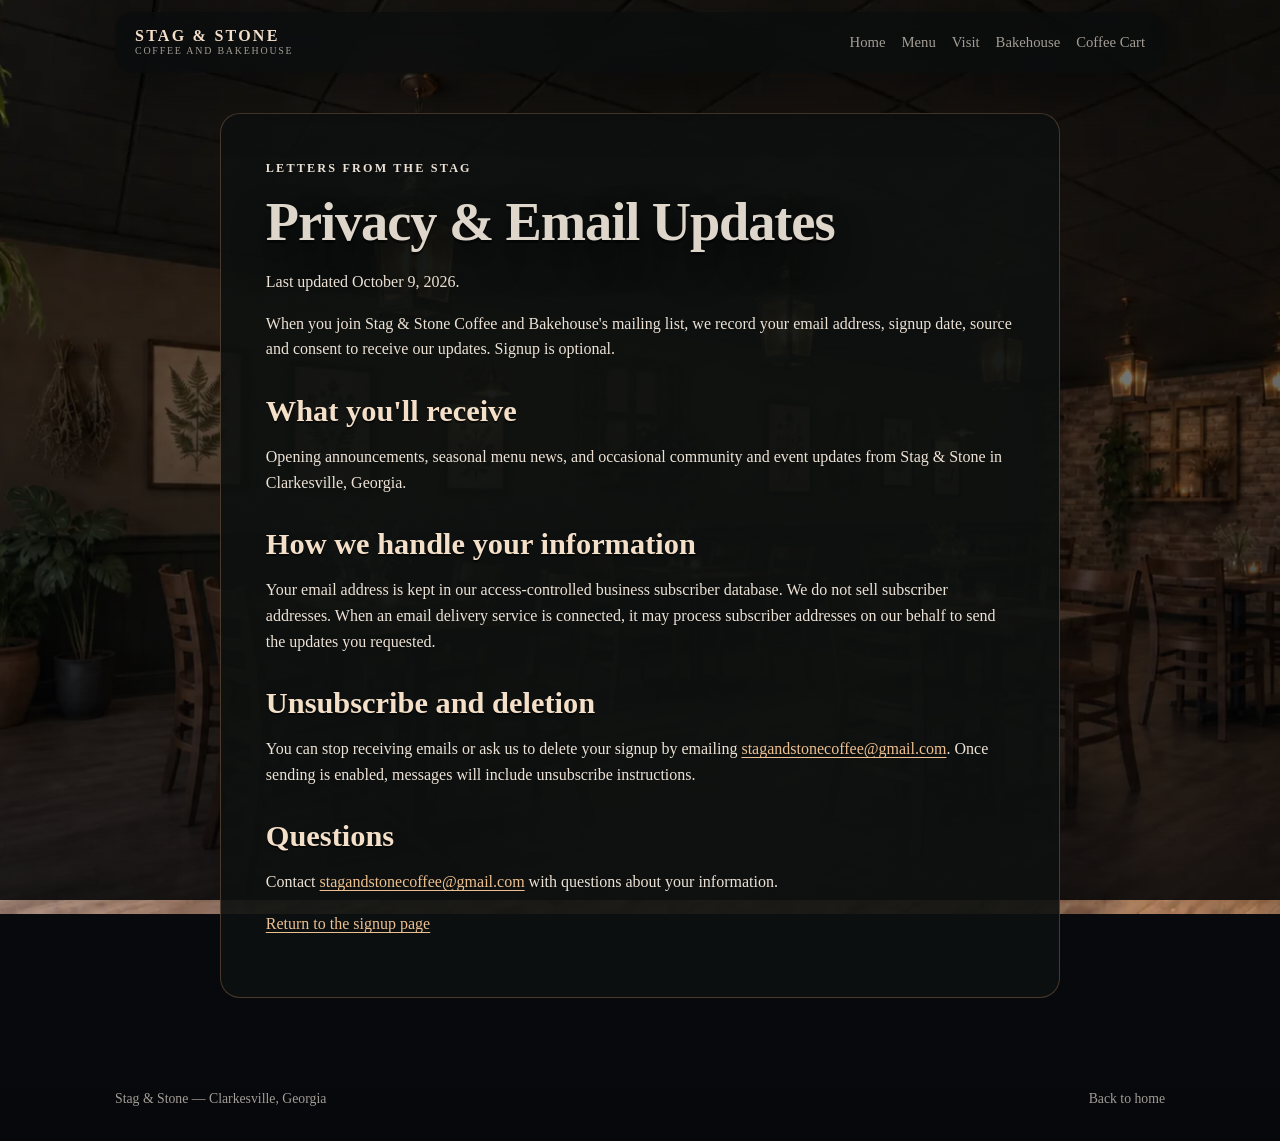
<file: privacy.html>
<!doctype html>
<html lang="en">
<head>
<meta charset="utf-8">
<meta name="viewport" content="width=device-width,initial-scale=1,viewport-fit=cover">
<title>Privacy &amp; Email Updates | Stag &amp; Stone</title>
<meta name="description" content="Email signup, privacy and unsubscribe information for Stag & Stone Coffee and Bakehouse.">
<link rel="canonical" href="https://stagandstonecoffee.com/privacy.html">
<link rel="icon" type="image/webp" href="stag-thumbs/favicon.webp">
<link rel="stylesheet" href="styles.css?v=9">
<link rel="stylesheet" href="newsletter.css?v=1">
</head>
<body>
<div class="page-bg" aria-hidden="true"></div>
<div class="veil" aria-hidden="true"></div>
<header class="site-header">
<a class="brand" href="index.html"><span class="brand-name">Stag &amp; Stone</span><span class="brand-sub">Coffee and Bakehouse</span></a>
<nav class="nav" aria-label="Primary navigation">
<a href="index.html">Home</a><a href="menu.html">Menu</a><a href="index.html#visit">Visit</a>
<a href="bakehouse.html">Bakehouse</a><a href="coffee-cart.html">Coffee Cart</a>
</nav>
<details class="mobile-site-nav">
  <summary aria-label="Toggle site navigation"><span class="mobile-nav-bars" aria-hidden="true"><span></span><span></span><span></span></span></summary>
  <nav class="mobile-site-nav-links" aria-label="Mobile navigation">
    <a href="index.html">Home</a><a href="menu.html">Menu</a><a href="index.html#visit">Visit</a>
    <a href="bakehouse.html">Bakehouse</a><a href="coffee-cart.html">Coffee Cart</a><a href="mobile-tavern.html">Mobile Tavern</a>
  </nav>
</details>
</header>
<main class="privacy-panel section-shell">
<p class="eyebrow">Letters from the Stag</p>
<h1>Privacy &amp; Email Updates</h1>
<p>Last updated October 9, 2026.</p>
<p>When you join Stag &amp; Stone Coffee and Bakehouse's mailing list, we record your email address, signup date, source and consent to receive our updates. Signup is optional.</p>
<h2>What you'll receive</h2>
<p>Opening announcements, seasonal menu news, and occasional community and event updates from Stag &amp; Stone in Clarkesville, Georgia.</p>
<h2>How we handle your information</h2>
<p>Your email address is kept in our access-controlled business subscriber database. We do not sell subscriber addresses. When an email delivery service is connected, it may process subscriber addresses on our behalf to send the updates you requested.</p>
<h2>Unsubscribe and deletion</h2>
<p>You can stop receiving emails or ask us to delete your signup by emailing <a href="mailto:stagandstonecoffee@gmail.com?subject=Unsubscribe%20from%20Stag%20and%20Stone">stagandstonecoffee@gmail.com</a>. Once sending is enabled, messages will include unsubscribe instructions.</p>
<h2>Questions</h2>
<p>Contact <a href="mailto:stagandstonecoffee@gmail.com">stagandstonecoffee@gmail.com</a> with questions about your information.</p>
<p><a href="index.html#newsletter">Return to the signup page</a></p>
</main>
<footer class="site-footer"><span>Stag &amp; Stone — Clarkesville, Georgia</span><a href="index.html">Back to home</a></footer>
<script src="site-refresh.js?v=3"></script>
</body></html>
</file>
<file: styles.css>
:root {
  --ink: #ded6ca;
  --muted: rgba(222, 214, 202, .72);
  --copper-light: #f4dfc8;
  --copper: #d69a6d;
  --copper-dark: #89442f;
  --bg: #07080b;
  --panel: rgba(6, 8, 10, .67);
  --line: rgba(230, 191, 154, .22);
  --max: 1050px;
  --radius: 18px;
}

* {
  box-sizing: border-box;
}

html {
  scroll-behavior: smooth;
}

body {
  min-width: 320px;
  margin: 0;
  overflow-x: hidden;
  color: var(--ink);
  background:
    radial-gradient(
      120% 90% at 50% 12%,
      rgba(255,255,255,.05),
      transparent 60%
    ),
    linear-gradient(
      180deg,
      #0b0e13,
      var(--bg)
    );
  font-family: ui-serif, Georgia, "Times New Roman", serif;
  line-height: 1.55;
}

body::before {
  content: "";
  position: fixed;
  inset: 0;
  z-index: -1;
  pointer-events: none;
  opacity: .13;
  background:
    repeating-linear-gradient(
      0deg,
      rgba(255,255,255,.03) 0 1px,
      rgba(0,0,0,.03) 1px 2px
    ),
    repeating-linear-gradient(
      90deg,
      rgba(255,255,255,.02) 0 1px,
      rgba(0,0,0,.02) 1px 3px
    );
}


/* =========================================================
   PAGE BACKGROUNDS
   ========================================================= */

.page-bg {
  position: fixed;
  inset: 0;
  z-index: -4;
  background:
    url("assets/inside-web-bg.webp")
    center / cover no-repeat;
  filter:
    brightness(1.16)
    saturate(.92)
    contrast(1.02);
  transform: scale(1.03);
}

.cart-page .page-bg {
  background-image: none;
  background-color: #141412;
  overflow: hidden;
}
.cart-page .cart-background-picture,
.cart-page .cart-background-picture img {
  display: block;
  width: 100%;
  height: 100%;
}
.cart-page .cart-background-picture img {
  object-fit: cover;
  object-position: center;
}

.tavern-page .page-bg {
  background-image: url("assets/mobile-tavern-bg.webp");
}

.veil {
  position: fixed;
  inset: 0;
  z-index: -3;
  background:
    linear-gradient(
      180deg,
      rgba(3,4,5,.34),
      rgba(5,6,8,.62) 78%,
      rgba(7,8,11,.82) 100%
    );
}

.veil::after {
  content: "";
  position: absolute;
  inset: 0;
  background:
    radial-gradient(
      circle at 50% 15%,
      transparent 0 32%,
      rgba(0,0,0,.30) 84%
    );
}


/* =========================================================
   DUST
   ========================================================= */

.dust {
  position: fixed;
  inset: 0;
  z-index: 8;
  pointer-events: none;
  overflow: hidden;
}

.dust span {
  position: absolute;
  border-radius: 50%;
  opacity: 0;
  animation:
    dustFloat 24s linear infinite,
    dustColor 6s ease-in-out infinite;
  will-change: transform, opacity, background;
}

.dust span:nth-child(1) {
  top: 12%;
  left: 18%;
  --i: 1;
}

.dust span:nth-child(2) {
  top: 28%;
  left: 72%;
  --i: 2;
}

.dust span:nth-child(3) {
  top: 46%;
  left: 35%;
  --i: 3;
}

.dust span:nth-child(4) {
  top: 60%;
  left: 10%;
  --i: 4;
}

.dust span:nth-child(5) {
  top: 70%;
  left: 55%;
  --i: 5;
}

.dust span:nth-child(6) {
  top: 18%;
  left: 50%;
  --i: 6;
}

.dust span:nth-child(7) {
  top: 40%;
  left: 82%;
  --i: 7;
}

.dust span:nth-child(8) {
  top: 78%;
  left: 28%;
  --i: 8;
}

.dust span:nth-child(9) {
  top: 32%;
  left: 5%;
  --i: 9;
}

.dust span:nth-child(10) {
  top: 84%;
  left: 68%;
  --i: 10;
}

.dust span:nth-child(11) {
  top: 8%;
  left: 40%;
  --i: 11;
}

.dust span:nth-child(12) {
  top: 52%;
  left: 92%;
  --i: 12;
}

.dust span:nth-child(1),
.dust span:nth-child(4),
.dust span:nth-child(9) {
  width: 2px;
  height: 2px;
  background: rgba(255,255,255,.6);
  box-shadow: 0 0 4px rgba(255,255,255,.45);
  filter: blur(.6px);
  animation-duration: 28s, 8s;
  animation-delay:
    calc(-1s * var(--i)),
    calc(-1s * var(--i));
}

.dust span:nth-child(2),
.dust span:nth-child(5),
.dust span:nth-child(7),
.dust span:nth-child(10) {
  width: 3px;
  height: 3px;
  background: rgba(245,225,185,.8);
  box-shadow: 0 0 6px rgba(245,225,185,.55);
  animation-duration: 24s, 6s;
  animation-delay:
    calc(-1.5s * var(--i)),
    calc(-1s * var(--i));
}

.dust span:nth-child(3),
.dust span:nth-child(6),
.dust span:nth-child(8),
.dust span:nth-child(11),
.dust span:nth-child(12) {
  width: 5px;
  height: 5px;
  background: rgba(250,235,200,.9);
  box-shadow:
    0 0 10px rgba(250,235,200,.85),
    0 0 18px rgba(0,0,0,.6);
  filter: blur(0);
  animation-duration: 20s, 6s;
  animation-delay:
    calc(-2s * var(--i)),
    calc(-1s * var(--i));
}

@keyframes dustFloat {
  0% {
    transform: translate3d(0,0,0) scale(.8);
    opacity: 0;
  }

  10% {
    opacity: 1;
  }

  50% {
    opacity: .55;
    transform: translate3d(30px,-40px,0) scale(1);
  }

  100% {
    transform: translate3d(90px,-140px,0) scale(1.1);
    opacity: 0;
  }
}

@keyframes dustColor {
  0% {
    background: rgba(255,255,255,.9);
  }

  25% {
    background: rgba(250,230,180,.9);
  }

  50% {
    background: rgba(255,255,255,.8);
  }

  75% {
    background: rgba(250,230,180,.9);
  }

  100% {
    background: rgba(255,255,255,.9);
  }
}


/* =========================================================
   GLOBAL
   ========================================================= */

a {
  color: inherit;
}

.site-header,
.hero,
.intro,
.visit-block,
.events-block,
.story-block,
.service-grid,
.service-section,
.tavern-stage {
  width: min(var(--max), calc(100% - 2rem));
  margin-left: auto;
  margin-right: auto;
}


/* =========================================================
   BAKEHOUSE PAGE SHELL
   ========================================================= */

.bakehouse-page .section-shell {
  width: min(var(--max), calc(100% - 2rem));
  margin-left: auto;
  margin-right: auto;
}


/* =========================================================
   BAKEHOUSE — OPEN / PANEL-FREE LAYOUT

   bakehouse.html contains older page-specific panel styles.
   These rules intentionally override them so the page
   content sits directly over the Bakehouse background.
   Individual bake carousel cards remain intact.
   ========================================================= */

.bakehouse-page .bakehouse-hero-inner {
  padding: 0;

  border: 0;
  border-radius: 0;

  background: transparent;

  backdrop-filter: none;
  -webkit-backdrop-filter: none;

  box-shadow: none;
}

.bakehouse-page .order-card {
  padding: 0;

  border: 0;
  border-radius: 0;

  background: transparent;

  backdrop-filter: none;
  -webkit-backdrop-filter: none;

  box-shadow: none;
}


/* =========================================================
   HEADER
   ========================================================= */

.site-header {
  position: sticky;
  top: 12px;
  z-index: 10;
  display: flex;
  justify-content: space-between;
  align-items: center;
  gap: 1.5rem;
  margin-top: 12px;
  padding: 1rem 1.25rem;
  border: 0;
  border-radius: var(--radius);
  background: rgba(9, 12, 13, .64);
  backdrop-filter: blur(12px);
  -webkit-backdrop-filter: blur(12px);
  box-shadow: 0 18px 60px rgba(0,0,0,.45);
}

.brand {
  display: grid;
  text-decoration: none;
  text-transform: uppercase;
  letter-spacing: .14em;
}

.brand-name {
  color: var(--copper-light);
  font: 700 1rem/1.05 Cinzel, serif;
}

.brand-sub {
  color: var(--muted);
  font: .62rem/1.2 Cardo, serif;
  letter-spacing: .18em;
}

.nav {
  display: flex;
  flex-wrap: wrap;
  justify-content: flex-end;
  gap: 1rem;
  color: var(--muted);
  font-size: .92rem;
}

.nav a {
  text-decoration: none;
}

.nav a:hover,
.nav a:focus-visible,
.nav a[aria-current="page"] {
  color: var(--copper-light);
}


/* =========================================================
   HERO / TYPOGRAPHY
   ========================================================= */

.hero,
.service-hero,
.tavern-stage {
  min-height: min(720px, calc(100vh - 90px));
  display: grid;
  align-items: center;
  padding: 4.5rem 2rem;
  text-align: center;
}

.hero-copy,
.service-hero-copy {
  width: min(760px, 100%);
  margin: auto;
}

.eyebrow {
  margin: 0 0 .9rem;
  color: var(--copper);
  font: 600 .76rem/1.2 Cinzel, serif;
  letter-spacing: .18em;
  text-transform: uppercase;
}

h1,
h2,
h3 {
  margin: 0;
  font-family: Cardo, Georgia, serif;
  font-weight: 700;
  line-height: 1.12;
  text-transform: none;
}

h1 {
  font-size: clamp(2.9rem, 7vw, 5.8rem);
  letter-spacing: -.02em;
  text-shadow:
    0 3px 0 rgba(0,0,0,.5),
    0 18px 34px rgba(0,0,0,.65);
}

h1 em {
  color: var(--copper-light);
  font-style: normal;
}

h2 {
  color: var(--copper-light);
  font-size: clamp(1.8rem, 4vw, 3.15rem);
  text-shadow: 0 2px 0 rgba(0,0,0,.55);
}

h3 {
  color: var(--copper);
  font-size: 1.1rem;
}

.hero-lede {
  max-width: 620px;
  margin: 1.35rem auto 0;
  color: var(--ink);
  font-size: clamp(1.05rem, 1.7vw, 1.25rem);
}

.hero-mark {
  width: clamp(280px, 34vw, 390px);
  margin: 2.25rem auto 0;
  padding: .35rem;
  border: 0;
  border-radius: 50%;
  background: transparent;
  box-shadow: 0 18px 48px rgba(0,0,0,.52);
}

.hero-mark img {
  display: block;
  width: 100%;
  height: auto;
  border-radius: 50%;
}


/* =========================================================
   IMAGE BUTTONS
   ========================================================= */

.image-button {
  display: inline-block;
  width: clamp(180px, 24vw, 250px);
  line-height: 0;
  text-decoration: none;
  filter:
    brightness(1.14)
    saturate(1.08)
    drop-shadow(0 9px 14px rgba(0,0,0,.46));
  transition:
    transform .2s ease,
    filter .2s ease;
}

.image-button img {
  display: block;
  width: 100%;
  height: auto;
}

.image-button:hover,
.image-button:focus-visible {
  transform: translateY(-3px) scale(1.015);
  filter:
    brightness(1.24)
    saturate(1.12)
    drop-shadow(0 12px 18px rgba(0,0,0,.54));
}

.image-button-inline {
  margin-top: 1rem;
}



/* Homepage hero sticker buttons: balanced artwork sizes and a clean mobile stack. */
.hero-primary-action {
  display: flex;
  justify-content: center;
  margin-top: .8rem;
  margin-bottom: -.55rem;
  line-height: 0;
}

/* Slightly compensate for the Menu sticker's extra transparent padding. */
.hero-primary-action .image-button {
  width: min(282px, 82vw);
}

.hero .hero-actions {
  display: flex;
  flex-wrap: wrap;
  align-items: center;
  justify-content: center;
  gap: .3rem;
  margin-top: 0;
  line-height: 0;
}

.hero .hero-actions .image-button {
  width: min(270px, 81vw);
}

@media (max-width: 800px) {
  .hero-primary-action {
    margin-top: .7rem;
    margin-bottom: -.9rem;
  }

  .hero .hero-actions {
    flex-direction: column;
    gap: .75rem;
  }
}

/* =========================================================
   STANDARD BUTTONS
   ========================================================= */

.button {
  display: inline-flex;
  align-items: center;
  justify-content: center;
  min-height: 2.8rem;
  padding: .7rem 1.1rem;
  border: 0;
  border-radius: 999px;
  font: 600 .76rem/1 Cinzel, serif;
  letter-spacing: .09em;
  text-decoration: none;
  text-transform: uppercase;
  transition:
    transform .2s ease,
    background .2s ease;
}

.button:hover,
.button:focus-visible {
  transform: translateY(-2px);
}

.button-copper {
  color: #17100c;
  background: var(--copper);
}

.button-copper:hover,
.button-copper:focus-visible {
  background: var(--copper-light);
}

.button-quiet {
  color: var(--ink);
  background: rgba(4,6,8,.44);
}

.button-quiet:hover,
.button-quiet:focus-visible {
  background: rgba(49,62,52,.66);
}


/* =========================================================
   HOME / GENERAL SECTIONS
   ========================================================= */

.intro,
.visit-block,
.events-block,
.story-block,
.service-section,
.tavern-stage,
.service-hero-copy {
  margin-top: 1.25rem;
  padding: clamp(1.35rem, 4vw, 2.8rem);
  border: 0;
  border-radius: var(--radius);
  background: transparent;
  box-shadow: 0 18px 65px rgba(0,0,0,.18);
}

.intro {
  display: grid;
  grid-template-columns: 1fr 1fr;
  gap: 2.4rem;
  align-items: center;
}

.intro-copy {
  max-width: 480px;
  font-size: 1.1rem;
}

.muted {
  color: var(--muted);
}

.cards,
.service-grid {
  display: grid;
  grid-template-columns: repeat(3, 1fr);
  gap: 1.4rem;
  margin-top: 1.25rem;
  overflow: hidden;
  border: 0;
  border-radius: var(--radius);
  background: transparent;
}

.card,
.service-card {
  min-height: 190px;
  padding: 1.4rem;
  background: transparent;
}

.card h3,
.service-card h3 {
  margin-top: 1.4rem;
}

.card p,
.service-card p {
  margin: .6rem 0 0;
  color: var(--muted);
}

.visit-block {
  display: grid;
  grid-template-columns: 1.2fr .8fr;
  gap: 2rem;
  align-items: center;
}

.visit-block h2,
.events-copy h2,
.story-copy h2,
.service-section h2 {
  margin-bottom: .85rem;
}

.hours-card {
  padding: 1.35rem;
  border-left: 0;
  background: transparent;
}

.hours-label {
  margin: 0;
  color: var(--copper);
  font: .72rem Cinzel, serif;
  letter-spacing: .14em;
  text-transform: uppercase;
}

.hours {
  margin: .7rem 0;
  font: 1.35rem/1.3 Cinzel, serif;
}

.hours strong {
  color: var(--copper-light);
  font-size: 1.8rem;
}

.small {
  font-size: .9rem;
}

.events-block,
.story-block {
  display: block;
}

.event-option {
  padding: .9rem 0;
}

.event-option p {
  margin: .35rem 0 0;
  color: var(--muted);
}

.fine-print {
  color: #b6a89b !important;
  font-size: .86rem !important;
}


/* =========================================================
   FOOTER
   ========================================================= */

.site-footer {
  display: flex;
  flex-wrap: wrap;
  justify-content: space-between;
  gap: 1rem 2rem;
  width: min(var(--max), calc(100% - 2rem));
  margin: 3.5rem auto 0;
  padding: 1.6rem 0 2rem;
  border-top: 0;
  color: var(--muted);
  font-size: .86rem;
}

.footer-brand {
  display: block;
  color: var(--copper-light);
  font: 600 .82rem Cinzel, serif;
  letter-spacing: .14em;
}

.footer-sub {
  display: block;
  margin-top: .2rem;
}

.site-footer a {
  text-decoration: none;
}

.site-footer a:hover,
.site-footer a:focus-visible {
  color: var(--copper-light);
}

.copyright {
  color: rgba(222,214,202,.52);
}


/* =========================================================
   SERVICE PAGES
   ========================================================= */

.service-page .service-hero {
  min-height: min(650px, calc(100vh - 90px));
  align-items: center;
  text-align: center;
}

.service-page .service-hero-copy {
  margin: auto;
}

.service-page .service-hero-copy .hero-lede {
  margin-left: auto;
}

.service-page .hero-actions {
  justify-content: center;
}

.tavern-stage {
  min-height: min(650px, calc(100vh - 90px));
  margin-top: 1.25rem;
  background: transparent;
}

.tavern-stage .service-hero-copy {
  margin: 0 auto;
  text-align: center;
  background: transparent;
}

.tavern-stage .hero-lede {
  margin-left: auto;
}

.tavern-stage .hero-actions {
  justify-content: center;
}

.service-columns {
  display: grid;
  grid-template-columns: 1fr 1fr;
  gap: 2.5rem;
  align-items: start;
}

.service-list {
  margin: 0;
  padding: 0;
  list-style: none;
}

.service-list li {
  padding: .65rem 0;
  color: var(--muted);
}

.service-list li + li {
  margin-top: .2rem;
}

.legal-note {
  margin-top: 1rem;
  padding: .9rem 0;
  background: transparent;
  color: var(--muted);
  font-size: .88rem;
}


/* =========================================================
   ACCESSIBILITY
   ========================================================= */

:focus-visible {
  outline: 2px solid var(--copper-light);
  outline-offset: 4px;
}


/* =========================================================
   MENU PAGE
   ========================================================= */

.menu-page {
  --menu-ink: #27281e;
  --menu-muted: #565747;
  --menu-green: #465438;
  --menu-green-dark: #29351f;
  --menu-gold: #866c43;
}


/* Menu background */

.menu-page .page-bg {
  background-image: url("assets/menu-page-bg.webp");
  background-position: center top;
  background-size: cover;
  background-repeat: no-repeat;

  filter:
    brightness(1.04)
    saturate(.94)
    contrast(.98);

  transform: scale(1.015);
}


/* Keep the generated artwork visible */

.menu-page .veil {
  background:
    linear-gradient(
      180deg,
      rgba(245,238,220,.01),
      rgba(229,217,192,.045)
    );
}

.menu-page .veil::after {
  display: none;
}

.menu-page::before {
  opacity: .025;
}


/* Header remains dark */

.menu-page .site-header {
  background: rgba(12, 16, 13, .76);

  backdrop-filter: blur(14px);
  -webkit-backdrop-filter: blur(14px);

  box-shadow:
    0 15px 42px rgba(32,25,16,.30);
}


/* =========================================================
   MENU HERO
   ========================================================= */

.menu-hero {
  width: min(var(--max), calc(100% - 2rem));
  margin: 0 auto;

  padding:
    clamp(4.5rem, 9vw, 7rem)
    1.5rem
    2.5rem;

  text-align: center;
}

.menu-hero .eyebrow {
  color: var(--menu-green);
}

.menu-hero h1 {
  color: var(--menu-green-dark);

  font-size:
    clamp(3.1rem, 8vw, 5.8rem);

  text-shadow:
    0 1px 0 rgba(255,255,255,.45),
    0 6px 20px rgba(70,55,30,.14);
}

.menu-hero-copy {
  width: min(620px, 100%);
  margin: 1rem auto 0;

  color: var(--menu-muted);

  font-family:
    Cardo,
    Georgia,
    serif;

  font-size: 1.08rem;
}


/* =========================================================
   MENU CATEGORY NAVIGATION
   ========================================================= */

.menu-jump-wrap {
  position: sticky;
  top: 102px;
  z-index: 9;

  width: min(900px, calc(100% - 3rem));

  margin:
    0
    auto
    2rem;
}

.menu-jump {
  display: flex;
  justify-content: center;
  align-items: center;

  gap: .35rem 1rem;

  padding: .58rem 1rem;

  overflow-x: auto;

  border:
    1px solid
    rgba(221,203,168,.12);

  border-radius: 999px;

  background:
    rgba(18,22,17,.58);

  backdrop-filter: blur(10px);
  -webkit-backdrop-filter: blur(10px);

  box-shadow:
    0 6px 18px rgba(36,28,17,.14);

  scrollbar-width: none;
}

.menu-jump::-webkit-scrollbar {
  display: none;
}

.menu-jump a {
  flex: 0 0 auto;

  color:
    rgba(244,236,220,.88);

  font:
    600
    .64rem/1
    Cinzel,
    serif;

  letter-spacing: .1em;

  text-decoration: none;
  text-transform: uppercase;
  white-space: nowrap;

  transition:
    color .2s ease,
    transform .2s ease,
    text-shadow .2s ease;
}

.menu-jump a:hover,
.menu-jump a:focus-visible {
  color: #fff4dd;

  transform:
    translateY(-1px);

  text-shadow:
    0 0 8px
    rgba(244,223,200,.24);
}


/* =========================================================
   MENU CONTENT
   ========================================================= */

.menu-shell {
  width: min(var(--max), calc(100% - 2rem));
  margin: 0 auto;
  padding-bottom: 2rem;
}

.menu-section {
  position: relative;

  margin:
    0
    0
    clamp(3rem, 7vw, 5rem);

  scroll-margin-top: 180px;
}


/* =========================================================
   MENU SECTION HEADINGS
   ========================================================= */

.menu-section-heading {
  width: min(720px, 100%);

  margin:
    0
    auto
    1.15rem;

  text-align: center;
}

.menu-section-heading .eyebrow {
  margin-bottom: .45rem;
  color: var(--menu-gold);
}

.menu-section-heading h2 {
  color: var(--menu-green-dark);

  font-size:
    clamp(2rem, 5vw, 3.2rem);

  text-shadow:
    0 1px 0 rgba(255,255,255,.38),
    0 4px 12px rgba(74,57,34,.10);
}

.menu-section-note {
  margin: .5rem auto 0;

  color: var(--menu-muted);

  font-family:
    Cardo,
    Georgia,
    serif;

  font-size: .95rem;
  font-style: italic;
}


/* =========================================================
   TRANSPARENT BLURRED MENU PANELS
   ========================================================= */

.menu-panel {
  position: relative;

  width: 100%;

  padding:
    clamp(1rem, 3vw, 2rem);

  background: transparent;

  backdrop-filter:
    blur(5px);

  -webkit-backdrop-filter:
    blur(5px);

  border: 0;
  border-radius: 24px;

  box-shadow:
    0 14px 36px rgba(68,51,29,.06);
}


/* =========================================================
   MENU CAROUSELS
   ========================================================= */

.menu-carousel {
  display: flex;
  align-items: stretch;

  width: 100%;

  gap: clamp(.9rem, 2vw, 1.4rem);

  padding:
    .65rem
    .35rem
    1.15rem;

  overflow-x: auto;
  overflow-y: visible;

  scroll-snap-type: x mandatory;
  scroll-padding-inline: .35rem;

  overscroll-behavior-x: contain;

  -webkit-overflow-scrolling: touch;

  scrollbar-width: none;
}

.menu-carousel::-webkit-scrollbar {
  display: none;
}


/* =========================================================
   MENU CAROUSEL CARDS
   Desktop: approximately three visible
   ========================================================= */

.menu-item-graphic {
  flex:
    0
    0
    calc((100% - 2.8rem) / 3);

  min-width: 0;

  display: flex;
  align-items: center;
  justify-content: center;

  padding: .3rem;

  scroll-snap-align: start;
  scroll-snap-stop: normal;

  border-radius: 18px;
}


/* =========================================================
   FINISHED MENU ARTWORK
   ========================================================= */

.menu-item-graphic img {
  display: block;

  width: 100%;
  height: auto;

  margin: auto;

  object-fit: contain;
  object-position: center;

  border-radius: 14px;

  filter:
    drop-shadow(
      1px 0 0
      rgba(54,67,39,.58)
    )
    drop-shadow(
      -1px 0 0
      rgba(54,67,39,.58)
    )
    drop-shadow(
      0 1px 0
      rgba(54,67,39,.58)
    )
    drop-shadow(
      0 -1px 0
      rgba(54,67,39,.58)
    )
    drop-shadow(
      0 7px 10px
      rgba(42,32,19,.18)
    );

  transition:
    transform .22s ease,
    filter .22s ease;
}

.menu-item-graphic:hover img {
  transform:
    translateY(-3px)
    scale(1.018);

  filter:
    drop-shadow(
      1px 0 0
      rgba(46,61,34,.72)
    )
    drop-shadow(
      -1px 0 0
      rgba(46,61,34,.72)
    )
    drop-shadow(
      0 1px 0
      rgba(46,61,34,.72)
    )
    drop-shadow(
      0 -1px 0
      rgba(46,61,34,.72)
    )
    drop-shadow(
      0 10px 13px
      rgba(42,32,19,.22)
    );
}


/* =========================================================
   APOTHECARY SECTION
   ========================================================= */

.apothecary-section {
  position: relative;
}

.apothecary-mark {
  display: block;

  margin-bottom: .45rem;

  color:
    rgba(49,65,40,.76);

  font-size: 1.1rem;

  letter-spacing: .35em;
}

.apothecary-section .menu-section-heading h2 {
  color: #314229;
}

.apothecary-panel {
  backdrop-filter:
    blur(6px);

  -webkit-backdrop-filter:
    blur(6px);
}


/* =========================================================
   AVAILABILITY NOTE
   ========================================================= */

.menu-availability {
  width: min(720px, calc(100% - 1rem));

  margin:
    1rem
    auto
    0;

  padding:
    1rem
    1.25rem;

  color: var(--menu-muted);

  text-align: center;

  font-family:
    Cardo,
    Georgia,
    serif;

  font-size: .9rem;
  font-style: italic;

  border-top:
    1px solid
    rgba(57,68,44,.24);

  border-bottom:
    1px solid
    rgba(57,68,44,.24);

  backdrop-filter: blur(4px);
  -webkit-backdrop-filter: blur(4px);
}


/* =========================================================
   MENU FOOTER
   ========================================================= */

.menu-page .site-footer {
  color:
    rgba(37,38,28,.72);
}

.menu-page .footer-brand {
  color:
    var(--menu-green-dark);
}

.menu-page .site-footer a {
  color:
    var(--menu-green-dark);
}

.menu-page .site-footer a:hover,
.menu-page .site-footer a:focus-visible {
  color:
    #182012;
}

.menu-page .copyright {
  color:
    rgba(37,38,28,.54);
}


/* =========================================================
   RESPONSIVE — TABLET
   ========================================================= */

@media (max-width: 800px) {

  .site-header {
    position: sticky;
    top: 12px;

    display: block;

    text-align: center;
  }

  .brand {
    justify-items: center;
  }

  .nav {
    justify-content: center;

    margin-top: .75rem;

    gap: .75rem;

    font-size: .85rem;
  }

  .hero,
  .service-hero,
  .tavern-stage {
    min-height: auto;

    padding:
      3.7rem
      1.2rem;
  }

  .intro,
  .visit-block,
  .service-columns {
    grid-template-columns: 1fr;
  }

  .cards,
  .service-grid {
    grid-template-columns: 1fr;
  }

  .card,
  .service-card {
    min-height: auto;
  }

  .card h3,
  .service-card h3 {
    margin-top: .9rem;
  }

  .service-page .service-hero {
    text-align: center;
  }

  .service-page .service-hero-copy .hero-lede {
    margin-left: auto;
  }

  .service-page .hero-actions {
    justify-content: center;
  }

  .image-button {
    width: min(235px, 78vw);
  }


  /* MENU */

  .menu-hero {
    padding-top: 3.6rem;
  }

  .menu-jump-wrap {
    top: 126px;
  }

  .menu-section {
    scroll-margin-top: 205px;
  }


  /* Roughly 2.15 cards visible */

  .menu-carousel {
    gap: 1rem;

    padding:
      .55rem
      .25rem
      1rem;
  }

  .menu-item-graphic {
    flex:
      0
      0
      calc((100% - 1rem) / 2.15);
  }
}


/* =========================================================
   RESPONSIVE — MOBILE BACKGROUNDS
   ========================================================= */

@media (max-width: 700px) {

  .page-bg {
    background-image:
      url("assets/inside-mobile-bg.webp");
  }

  /* Coffee Cart now selects its optimized mobile backdrop through <picture>. */
  .cart-page .page-bg {
    background-image: none;
  }

  .tavern-page .page-bg {
    background-image:
      url("assets/mobile-tavern-bg.webp");
  }

  .menu-page .page-bg {
    background-image:
      url("assets/menu-page-bg.webp");

    background-position:
      center top;

    background-size:
      cover;

    background-repeat:
      no-repeat;
  }
}


/* =========================================================
   RESPONSIVE — PHONE
   ========================================================= */

@media (max-width: 540px) {

  h1 {
    font-size:
      clamp(
        2.55rem,
        12vw,
        4rem
      );
  }

  .site-footer {
    flex-direction: column;
    align-items: flex-start;
  }


  /* Larger S&S hero logo on phones */

  .hero-mark {
    width: min(310px, 84vw);
    margin-top: 2.25rem;
    padding: .25rem;
  }


  /* =====================================================
     LYNN'S BAKEHOUSE MOBILE
     ===================================================== */

  .bakehouse-page .section-shell {
    width: calc(100% - 2.7rem);
    margin-left: auto;
    margin-right: auto;
  }

  .bakehouse-page .bakehouse-hero {
    width: calc(100% - 2rem);
  }

  /*
    Keep the Bakehouse hero open on mobile.
    This overrides the page-level mobile panel styling
    inside bakehouse.html.
  */

  .bakehouse-page .bakehouse-hero-inner {
    padding: 0;

    border: 0;
    border-radius: 0;

    background: transparent;

    backdrop-filter: none;
    -webkit-backdrop-filter: none;

    box-shadow: none;
  }

  /*
    Helpful Details also stays panel-free.
  */

  .bakehouse-page .order-card {
    padding: 0;

    border: 0;
    border-radius: 0;

    background: transparent;

    backdrop-filter: none;
    -webkit-backdrop-filter: none;

    box-shadow: none;
  }

  .bakehouse-page .bakes-showcase {
    overflow: visible;
  }

  .bakehouse-page .bakes-track {
    margin-right: -1.35rem;
    padding-right: 14%;
  }


  /* MENU HERO */

  .menu-hero {
    width: calc(100% - 1rem);

    padding:
      3.2rem
      .6rem
      2rem;
  }

  .menu-hero h1 {
    font-size:
      clamp(
        2.7rem,
        13vw,
        4.2rem
      );
  }

  .menu-hero-copy {
    font-size: 1rem;
  }


  /* MENU NAV */

  .menu-jump-wrap {
    width: calc(100% - 1.5rem);

    top: 130px;

    margin-bottom: 1.5rem;
  }

  .menu-jump {
    justify-content: flex-start;

    gap: .85rem;

    padding:
      .62rem
      .85rem;

    border-radius: 12px;

    background:
      rgba(18,22,17,.60);
  }

  .menu-jump a {
    font-size: .61rem;
  }


  /* MENU CONTENT */

  .menu-shell {
    width: calc(100% - 1rem);
  }

  .menu-section {
    margin-bottom: 3.5rem;

    scroll-margin-top: 210px;
  }

  .menu-section-heading {
    padding:
      0
      .6rem;
  }

  .menu-section-heading h2 {
    font-size:
      clamp(
        1.9rem,
        9vw,
        2.65rem
      );
  }

  .menu-section-note {
    font-size: .88rem;
  }


  /* MENU PANEL */

  .menu-panel {
    width: 100%;

    padding:
      .75rem
      0;

    border-radius: 18px;

    backdrop-filter:
      blur(4px);

    -webkit-backdrop-filter:
      blur(4px);
  }


  /* MENU CAROUSEL
     Approximately 1.15 cards visible */

  .menu-carousel {
    gap: .8rem;

    padding:
      .5rem
      .35rem
      1rem;

    scroll-padding-inline: .35rem;
  }

  .menu-item-graphic {
    flex:
      0
      0
      86%;

    padding:
      .2rem
      .1rem;
  }

  .menu-item-graphic img {
    width: 100%;
    max-width: none;

    border-radius: 14px;
  }


  .menu-availability {
    font-size: .84rem;
  }
}


/* =========================================================
   VERY SMALL PHONES
   ========================================================= */

@media (max-width: 380px) {

  .menu-jump-wrap {
    top: 138px;
  }

  .menu-jump {
    gap: .75rem;
  }

  .menu-item-graphic {
    flex-basis: 85%;
  }
}


/* =========================================================
   REDUCED MOTION
   ========================================================= */

@media (prefers-reduced-motion: reduce) {

  html {
    scroll-behavior: auto;
  }

  .button,
  .image-button,
  .menu-item-graphic img,
  .menu-jump a {
    transition: none;
  }

  .dust span {
    animation: none;
    opacity: .78;
  }

  .menu-item-graphic:hover img {
    transform: none;
  }
}


/* =========================================================
   COMMUNITY NIGHT SCROLLS
   ========================================================= */

.community-block {
  overflow: hidden;
}

.community-copy {
  width: 100%;
}

.community-scrolls {
  display: flex;
  flex-direction: column;
  align-items: center;

  width: 100%;

  margin-top: 2rem;

  gap: .65rem;
}

.community-scroll {
  display: flex;
  align-items: center;
  justify-content: center;

  width: 100%;

  margin: 0 auto;
}

.community-scroll img {
  display: block;

  width: min(82%, 850px);
  max-width: 100%;
  height: auto;

  margin: 0 auto;

  object-fit: contain;

  filter:
    drop-shadow(
      0 10px 14px
      rgba(0,0,0,.42)
    );

  transition:
    transform .25s ease,
    filter .25s ease;
}

.community-scroll img:hover {
  transform:
    translateY(-3px)
    scale(1.01);

  filter:
    drop-shadow(
      0 14px 18px
      rgba(0,0,0,.50)
    );
}


/* =========================================================
   COMMUNITY SCROLLS — TABLET
   ========================================================= */

@media (max-width: 800px) {

  .community-scrolls {
    margin-top: 1.6rem;
    gap: .55rem;
  }

  .community-scroll img {
    width: min(92%, 760px);
  }
}


/* =========================================================
   COMMUNITY SCROLLS — PHONE
   ========================================================= */

@media (max-width: 540px) {

  .community-scrolls {
    width: 100%;

    margin-top: 1.4rem;

    gap: .35rem;
  }

  .community-scroll {
    width: 100%;
  }

  .community-scroll img {
    width: 100%;
    max-width: 100%;
  }
}


/* =========================================================
   COMMUNITY NIGHT MOBILE MODAL
   ========================================================= */

.community-modal {
  display: none;
}


/* =========================================================
   COMMUNITY MODAL — PHONE ONLY
   ========================================================= */

@media (max-width: 540px) {

  .community-scroll {
    cursor: pointer;
    -webkit-tap-highlight-color: transparent;
    touch-action: manipulation;
  }

  body.community-modal-open {
    overflow: hidden;
  }

  .community-modal {
    position: fixed;
    inset: 0;

    z-index: 1000;

    display: flex;
    align-items: center;
    justify-content: center;

    padding:
      max(.75rem, env(safe-area-inset-top))
      .65rem
      max(.75rem, env(safe-area-inset-bottom));

    visibility: hidden;
    opacity: 0;
    pointer-events: none;

    transition:
      opacity .22s ease,
      visibility .22s ease;
  }

  .community-modal.is-open {
    visibility: visible;
    opacity: 1;
    pointer-events: auto;
  }

  .community-modal-backdrop {
    position: absolute;
    inset: 0;

    background:
      rgba(3, 4, 3, .86);

    backdrop-filter: blur(7px);
    -webkit-backdrop-filter: blur(7px);
  }

  .community-modal-dialog {
    position: relative;
    z-index: 1;

    width: min(96vw, 520px);
    height: min(94dvh, 900px);

    transform:
      translateY(10px)
      scale(.985);

    opacity: 0;

    transition:
      transform .24s ease,
      opacity .24s ease;
  }

  .community-modal.is-open
  .community-modal-dialog {
    transform:
      translateY(0)
      scale(1);

    opacity: 1;
  }

  .community-modal-scroll {
    width: 100%;
    height: 100%;

    overflow-x: hidden;
    overflow-y: auto;

    overscroll-behavior: contain;

    -webkit-overflow-scrolling: touch;

    scrollbar-width: none;
  }

  .community-modal-scroll::-webkit-scrollbar {
    display: none;
  }

  .community-modal-poster {
    display: block;

    width: 100%;
    height: auto;

    margin: 0 auto;

    object-fit: contain;

    filter:
      drop-shadow(
        0 18px 30px
        rgba(0,0,0,.62)
      );
  }

  .community-modal-close {
    position: absolute;

    top: .35rem;
    right: .35rem;

    z-index: 5;

    width: 58px;
    height: 58px;

    margin: 0;
    padding: 0;

    border: 0;
    border-radius: 50%;

    background: transparent;

    cursor: pointer;

    -webkit-tap-highlight-color: transparent;

    filter:
      drop-shadow(
        0 5px 8px
        rgba(0,0,0,.48)
      );
  }

  .community-modal-close img {
    display: block;

    width: 100%;
    height: 100%;

    object-fit: contain;
  }

  .community-modal-close:active {
    transform: scale(.93);
  }

  .community-modal-close:focus-visible {
    outline:
      2px solid
      rgba(244,223,200,.92);

    outline-offset: 3px;
  }
}


/* =========================================================
   COMMUNITY MODAL — VERY SMALL PHONES
   ========================================================= */

@media (max-width: 380px) {

  .community-modal {
    padding-left: .4rem;
    padding-right: .4rem;
  }

  .community-modal-dialog {
    width: 98vw;
    height: 94dvh;
  }

  .community-modal-close {
    width: 52px;
    height: 52px;
  }
}


/* =========================================================
   COMMUNITY MODAL — REDUCED MOTION
   ========================================================= */

@media
(max-width: 540px) and
(prefers-reduced-motion: reduce) {

  .community-modal,
  .community-modal-dialog,
  .community-modal-close {
    transition: none;
  }
}

/* Compact Stag & Stone navigation: centered brand and copper menu on mobile. */
.mobile-site-nav { display: none; }

@media (max-width: 800px) {
  .site-header {
    position: sticky;
    top: 12px;
    z-index: 40;
    display: grid;
    grid-template-columns: 44px minmax(0, 1fr) 44px;
    align-items: center;
    gap: .2rem;
    min-height: 72px;
    padding: .6rem .8rem;
    text-align: center;
    background: rgba(10, 12, 13, .93);
    border: 1px solid rgba(214, 154, 109, .18);
    border-radius: 18px;
    box-shadow: 0 12px 35px rgba(0,0,0,.38);
    backdrop-filter: blur(16px);
    -webkit-backdrop-filter: blur(16px);
  }

  .site-header > .brand {
    grid-column: 2;
    justify-self: center;
    justify-items: center;
    min-width: 0;
    text-align: center;
  }

  .site-header .brand-name {
    font-size: clamp(.86rem, 3.1vw, 1.05rem);
    letter-spacing: .13em;
    white-space: nowrap;
  }

  .site-header .brand-sub {
    font-size: clamp(.49rem, 1.9vw, .6rem);
    letter-spacing: .13em;
    white-space: nowrap;
  }

  .site-header > .nav { display: none; }

  .site-header > .mobile-site-nav {
    display: block;
    position: relative;
    grid-column: 3;
    justify-self: end;
    margin: 0;
  }

  .mobile-site-nav > summary {
    display: grid;
    place-content: center;
    width: 44px;
    height: 44px;
    list-style: none;
    border: 1px solid rgba(214,154,109,.48);
    border-radius: 12px;
    background: linear-gradient(145deg,rgba(87,61,44,.58),rgba(19,23,21,.95));
    box-shadow: inset 0 1px rgba(255,244,225,.09),0 4px 12px rgba(0,0,0,.22);
    cursor: pointer;
    -webkit-tap-highlight-color: transparent;
  }

  .mobile-site-nav > summary::-webkit-details-marker { display: none; }
  .mobile-site-nav > summary::marker { content: ""; }

  .mobile-nav-bars {
    display: grid;
    gap: 5px;
  }

  .mobile-nav-bars span {
    display: block;
    width: 20px;
    height: 2px;
    border-radius: 2px;
    background: #e3b584;
    box-shadow: 0 1px rgba(0,0,0,.32);
  }

  .mobile-site-nav[open] > summary {
    background: linear-gradient(145deg,rgba(120,77,49,.78),rgba(30,33,28,.98));
    border-color: rgba(240,186,125,.78);
  }

  .mobile-site-nav > summary:focus-visible {
    outline: 2px solid #f4dfc8;
    outline-offset: 3px;
  }

  .mobile-site-nav-links {
    position: absolute;
    top: calc(100% + .65rem);
    right: 0;
    z-index: 50;
    display: grid;
    gap: .3rem;
    width: min(282px, calc(100vw - 2rem));
    padding: .65rem;
    border: 1px solid rgba(225,177,127,.38);
    border-radius: 16px;
    background: linear-gradient(155deg,rgba(31,34,30,.98),rgba(12,15,15,.99));
    box-shadow: 0 16px 45px rgba(0,0,0,.6);
    backdrop-filter: blur(16px);
    -webkit-backdrop-filter: blur(16px);
  }

  .mobile-site-nav-links a {
    display: flex;
    align-items: center;
    min-height: 45px;
    padding: .65rem 1rem;
    color: #eee4d6;
    font-family: Cardo, Georgia, serif;
    font-size: 1.07rem;
    letter-spacing: .015em;
    text-decoration: none;
    border: 1px solid transparent;
    border-radius: 9px;
  }

  .mobile-site-nav-links a:hover,
  .mobile-site-nav-links a:focus-visible,
  .mobile-site-nav-links a[aria-current="page"] {
    color: #ffe5bd;
    background: rgba(190,122,69,.17);
    border-color: rgba(225,177,127,.25);
  }

  .mobile-site-nav-links a:focus-visible {
    outline: 2px solid #f4dfc8;
    outline-offset: 1px;
  }
}


/* HOMEPAGE — FOOD & DRINKS PREVIEW
   Image-led menu highlights without covering the atmospheric background. */
.home-offerings {
  width: min(var(--max), calc(100% - 2rem));
  margin: 2.5rem auto 1.4rem;
}
.home-offerings-heading {
  text-align: center;
  margin-bottom: 1rem;
}
.home-offerings-heading h2 {
  max-width: 790px;
  margin: 0 auto;
  font-size: clamp(1.7rem, 3.4vw, 2.75rem);
}
.home-offerings-heading > .muted {
  margin: .9rem auto 0;
  max-width: 650px;
  font-size: 1rem;
}
.home-offerings-swipe { display: none; }
.home-offerings .home-offerings-cards {
  margin-top: 1.75rem;
  gap: 1rem;
  overflow: visible;
}
.home-offerings .home-offering {
  min-width: 0;
  min-height: 0;
  padding: 0;
  overflow: hidden;
  background: rgba(10, 12, 12, .73);
  border: 1px solid rgba(214, 154, 109, .29);
  border-radius: 20px;
  box-shadow: 0 16px 39px rgba(0, 0, 0, .27);
}
.home-offering-link {
  display: flex;
  flex-direction: column;
  height: 100%;
  color: var(--ink);
  text-decoration: none;
}
.home-offering-photo {
  position: relative;
  display: block;
  aspect-ratio: 5 / 4;
  overflow: hidden;
  background: rgba(8, 10, 10, .7);
}
.home-offering-photo img {
  display: block;
  width: 100%;
  height: 100%;
  object-fit: cover;
  object-position: center;
  transition: transform .3s ease;
}
.home-offering-link:hover .home-offering-photo img,
.home-offering-link:focus-visible .home-offering-photo img {
  transform: scale(1.035);
}
.home-offering-link:hover,
.home-offering-link:focus-visible {
  background: rgba(29, 32, 27, .6);
}
.home-offering-link:focus-visible {
  outline: 3px solid var(--copper-light);
  outline-offset: -4px;
}
.home-offering-copy {
  display: flex;
  flex: 1 1 auto;
  flex-direction: column;
  gap: .55rem;
  padding: 1.1rem 1.15rem 1.2rem;
}
.home-offering-title {
  color: var(--copper-light);
  font: 700 1.26rem/1.25 Cardo, Georgia, serif;
}
.home-offering-description {
  color: var(--ink);
  font-size: .99rem;
  line-height: 1.45;
}
.home-offering-cta {
  display: inline-block;
  margin-top: auto;
  padding-top: .8rem;
  color: #e6b688;
  font: 600 .7rem/1.45 Cinzel, Georgia, serif;
  letter-spacing: .08em;
  text-transform: uppercase;
}
.home-offerings-footnote {
  margin: 1rem auto 0;
  color: var(--muted);
  font-size: .83rem;
  text-align: center;
}
@media (max-width: 800px) {
  .home-offerings {
    width: min(100%, calc(100% - 1.1rem));
    margin-block: 2.1rem 1.4rem;
  }
  .home-offerings-heading { padding-inline: .75rem; }
  .home-offerings-heading > .muted { font-size: .95rem; }
  .home-offerings-swipe {
    display: block;
    margin: .85rem auto 0;
    color: #e6b688;
    font: 600 .69rem/1.3 Cinzel, Georgia, serif;
    letter-spacing: .1em;
    text-transform: uppercase;
  }
  .home-offerings .home-offerings-cards {
    display: flex;
    gap: .8rem;
    overflow-x: auto;
    overflow-y: hidden;
    padding: .5rem .25rem 1rem;
    scroll-snap-type: x mandatory;
    overscroll-behavior-inline: contain;
    -webkit-overflow-scrolling: touch;
    scrollbar-width: thin;
    scrollbar-color: rgba(214, 154, 109, .45) transparent;
    border-radius: 0;
  }
  .home-offerings .home-offering {
    flex: 0 0 min(77vw, 320px);
    scroll-snap-align: start;
  }
  .home-offering-photo { aspect-ratio: 4 / 5; }
  .home-offering-copy {
    gap: .5rem;
    padding: 1rem 1.05rem 1.2rem;
  }
  .home-offering-description { font-size: .98rem; }
  .home-offerings-footnote { padding-inline: 1rem; }
}
@media (prefers-reduced-motion: reduce) {
  .home-offering-photo img { transition: none; }
}
</file>
<file: newsletter.css>
/* Stag & Stone: opening updates and subscriber privacy, v1 */
.newsletter-section {
  width: min(var(--max), calc(100% - 2rem));
  margin: 2.4rem auto;
  padding: clamp(1.4rem, 4vw, 2.8rem);
  display: grid;
  grid-template-columns: minmax(0, .95fr) minmax(0, 1.05fr);
  align-items: center;
  gap: clamp(1.5rem, 4vw, 3rem);
  border: 1px solid rgba(214,154,109,.35);
  border-radius: 22px;
  background: linear-gradient(130deg,rgba(31,34,29,.91),rgba(13,17,17,.96));
  box-shadow: 0 20px 60px rgba(0,0,0,.32);
}
.newsletter-copy h2 {
  font-size: clamp(1.85rem, 3.6vw, 2.8rem);
  line-height: 1.18;
  margin: .6rem 0 1rem;
}
.newsletter-copy p:not(.eyebrow) {
  color: #f1e5d8;
  line-height: 1.55;
  font-size: 1.07rem;
}
.newsletter-copy .newsletter-small {
  color: #cdb5a0 !important;
  font-style: italic;
  font-size: .95rem !important;
}
.newsletter-form { min-width: 0; }
.newsletter-label {
  display: block;
  margin-bottom: .6rem;
  color: #e8b481;
  font: 600 .75rem/1.4 Cinzel,Georgia,serif;
  letter-spacing: .06em;
  text-transform: uppercase;
}
.newsletter-form-row {
  display: grid;
  grid-template-columns: minmax(0,1fr) auto;
  gap: .6rem;
}
.newsletter-form-row input {
  min-width: 0;
  min-height: 52px;
  padding: .75rem .95rem;
  border: 1px solid rgba(225,177,127,.5);
  border-radius: 12px;
  background: #101312;
  color: #fff5e8;
  font: 400 1rem/1.4 Cardo,Georgia,serif;
}
.newsletter-form-row input::placeholder { color: #b3a99d; }
.newsletter-form-row button {
  min-height: 52px;
  padding: .75rem 1.1rem;
  border: 1px solid rgba(251,216,174,.52);
  border-radius: 12px;
  background: linear-gradient(135deg,#ad6e48,#78432c 65%,#965637);
  color: #fff4e5;
  font: 700 .73rem/1.3 Cinzel,Georgia,serif;
  text-transform: uppercase;
  letter-spacing: .07em;
  cursor: pointer;
}
.newsletter-form-row button:hover:not(:disabled) { filter: brightness(1.14); }
.newsletter-form-row button:disabled { cursor: wait; opacity: .7; }
.newsletter-section input:focus-visible,
.newsletter-section button:focus-visible,
.newsletter-section a:focus-visible {
  outline: 3px solid #f6dcb5;
  outline-offset: 3px;
}
.newsletter-optin {
  display: flex;
  align-items: flex-start;
  gap: .75rem;
  margin-top: 1.1rem;
  color: #f1e6d8;
  cursor: pointer;
  font: 400 .94rem/1.55 Cardo,Georgia,serif;
}
.newsletter-optin input {
  width: 19px;
  height: 19px;
  flex: 0 0 auto;
  margin: .25rem 0 0;
  accent-color: #af7852;
  cursor: pointer;
}
.newsletter-privacy {
  margin: .85rem 0 0;
  color: #c6b9aa;
  font: 400 .85rem/1.4 Cardo,Georgia,serif;
}
.newsletter-privacy a, .privacy-panel a {
  color: #edc091;
  text-underline-offset: 3px;
}
.newsletter-status {
  min-height: 1.6rem;
  margin: .8rem 0 0;
  color: #f4d7a7;
  font: 400 .98rem/1.4 Cardo,Georgia,serif;
}
.newsletter-status[data-state="success"] { color: #dff0d4; }
.newsletter-status[data-state="error"] { color: #ffc4b5; }
.newsletter-honeypot {
  position: absolute;
  width: 1px;
  height: 1px;
  overflow: hidden;
  clip-path: inset(50%);
  white-space: nowrap;
}
.privacy-panel {
  width: min(840px, calc(100% - 2rem));
  margin: 2.5rem auto 4rem;
  padding: clamp(1.5rem,4vw,2.8rem);
  border: 1px solid rgba(214,154,109,.3);
  border-radius: 20px;
  background: rgba(14,17,16,.9);
}
.privacy-panel h1 { font-size: clamp(2rem,5vw,3.4rem); }
.privacy-panel h2 { font-size: clamp(1.4rem,3vw,1.9rem); margin: 2rem 0 .5rem; }
.privacy-panel p { color: #ede2d6; line-height: 1.6; }
@media (max-width: 800px) {
  .newsletter-section { grid-template-columns: 1fr; gap: 1rem; }
}
@media (max-width: 540px) {
  .newsletter-section { width: calc(100% - 1.4rem); padding: 1.35rem 1.1rem; }
  .newsletter-form-row { grid-template-columns: 1fr; }
  .newsletter-form-row button { width: 100%; }
  .newsletter-copy h2 { font-size: 2rem; }
}
</file>
